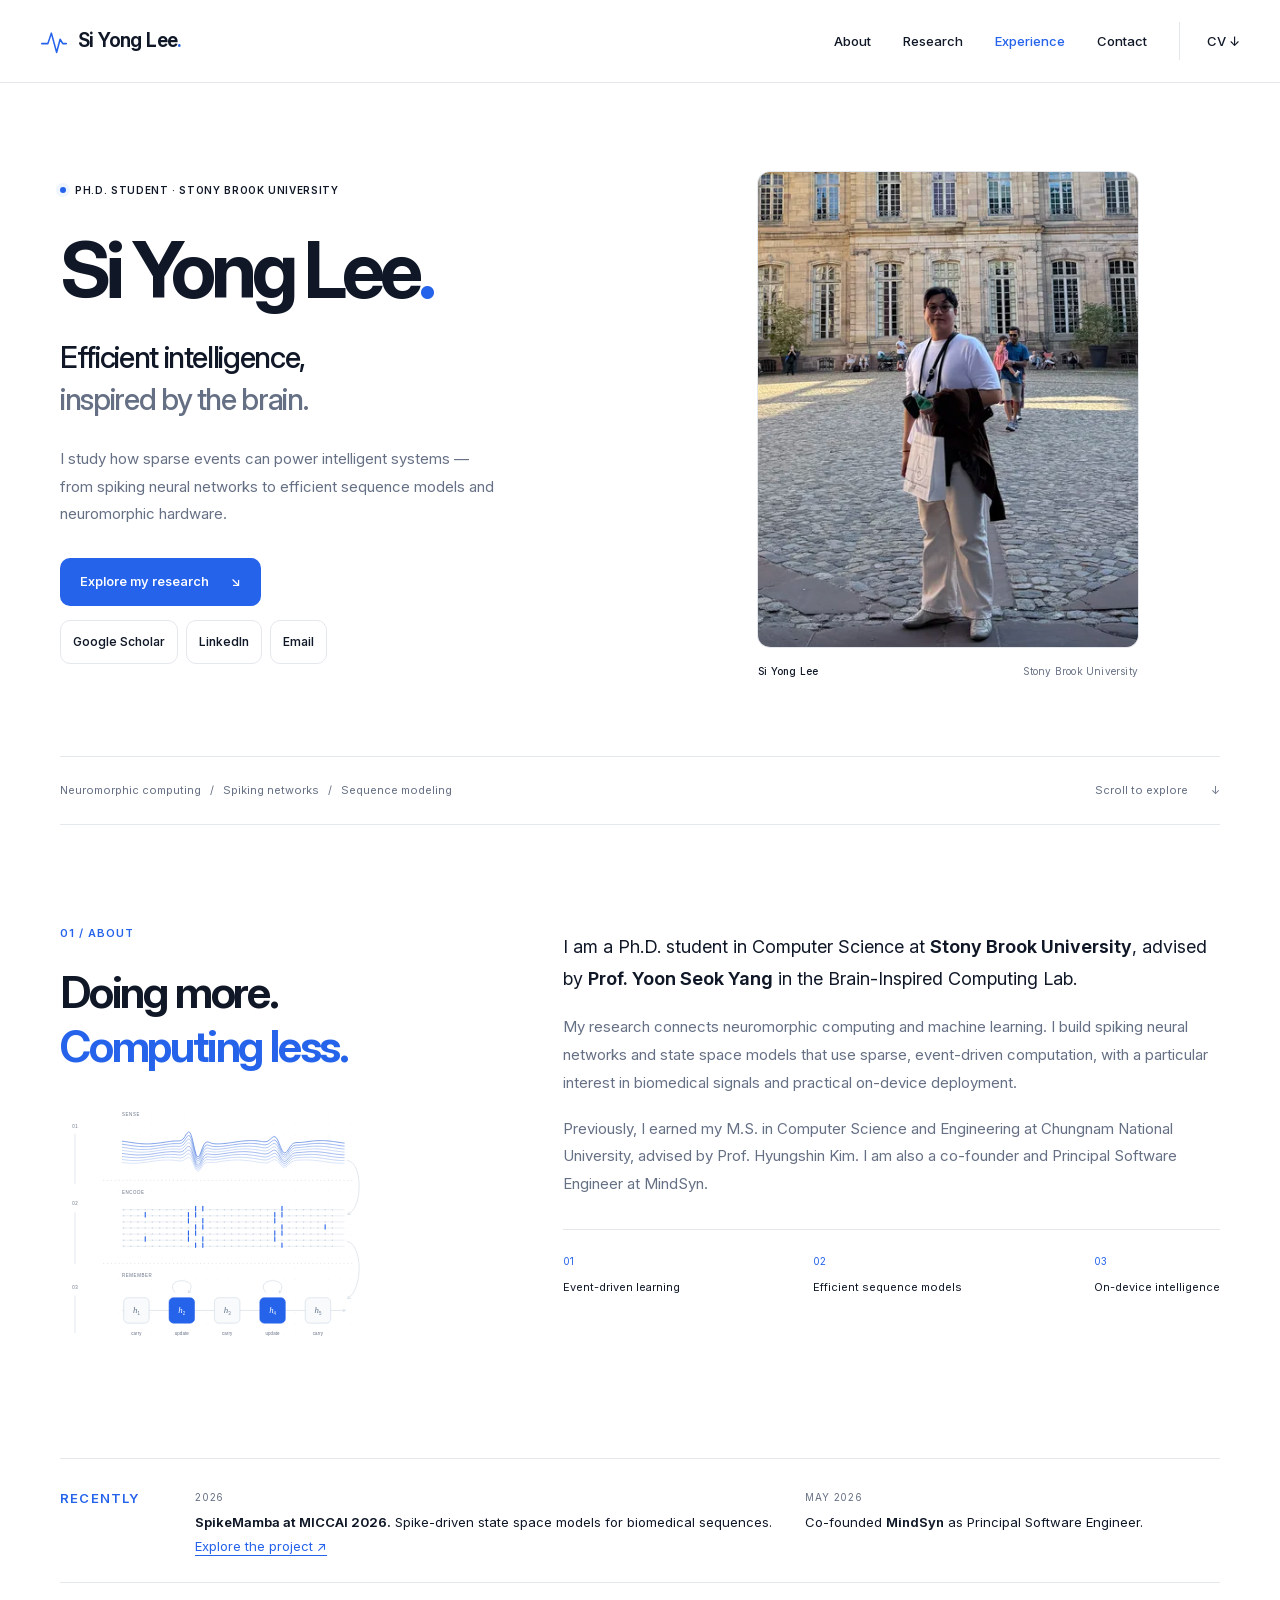
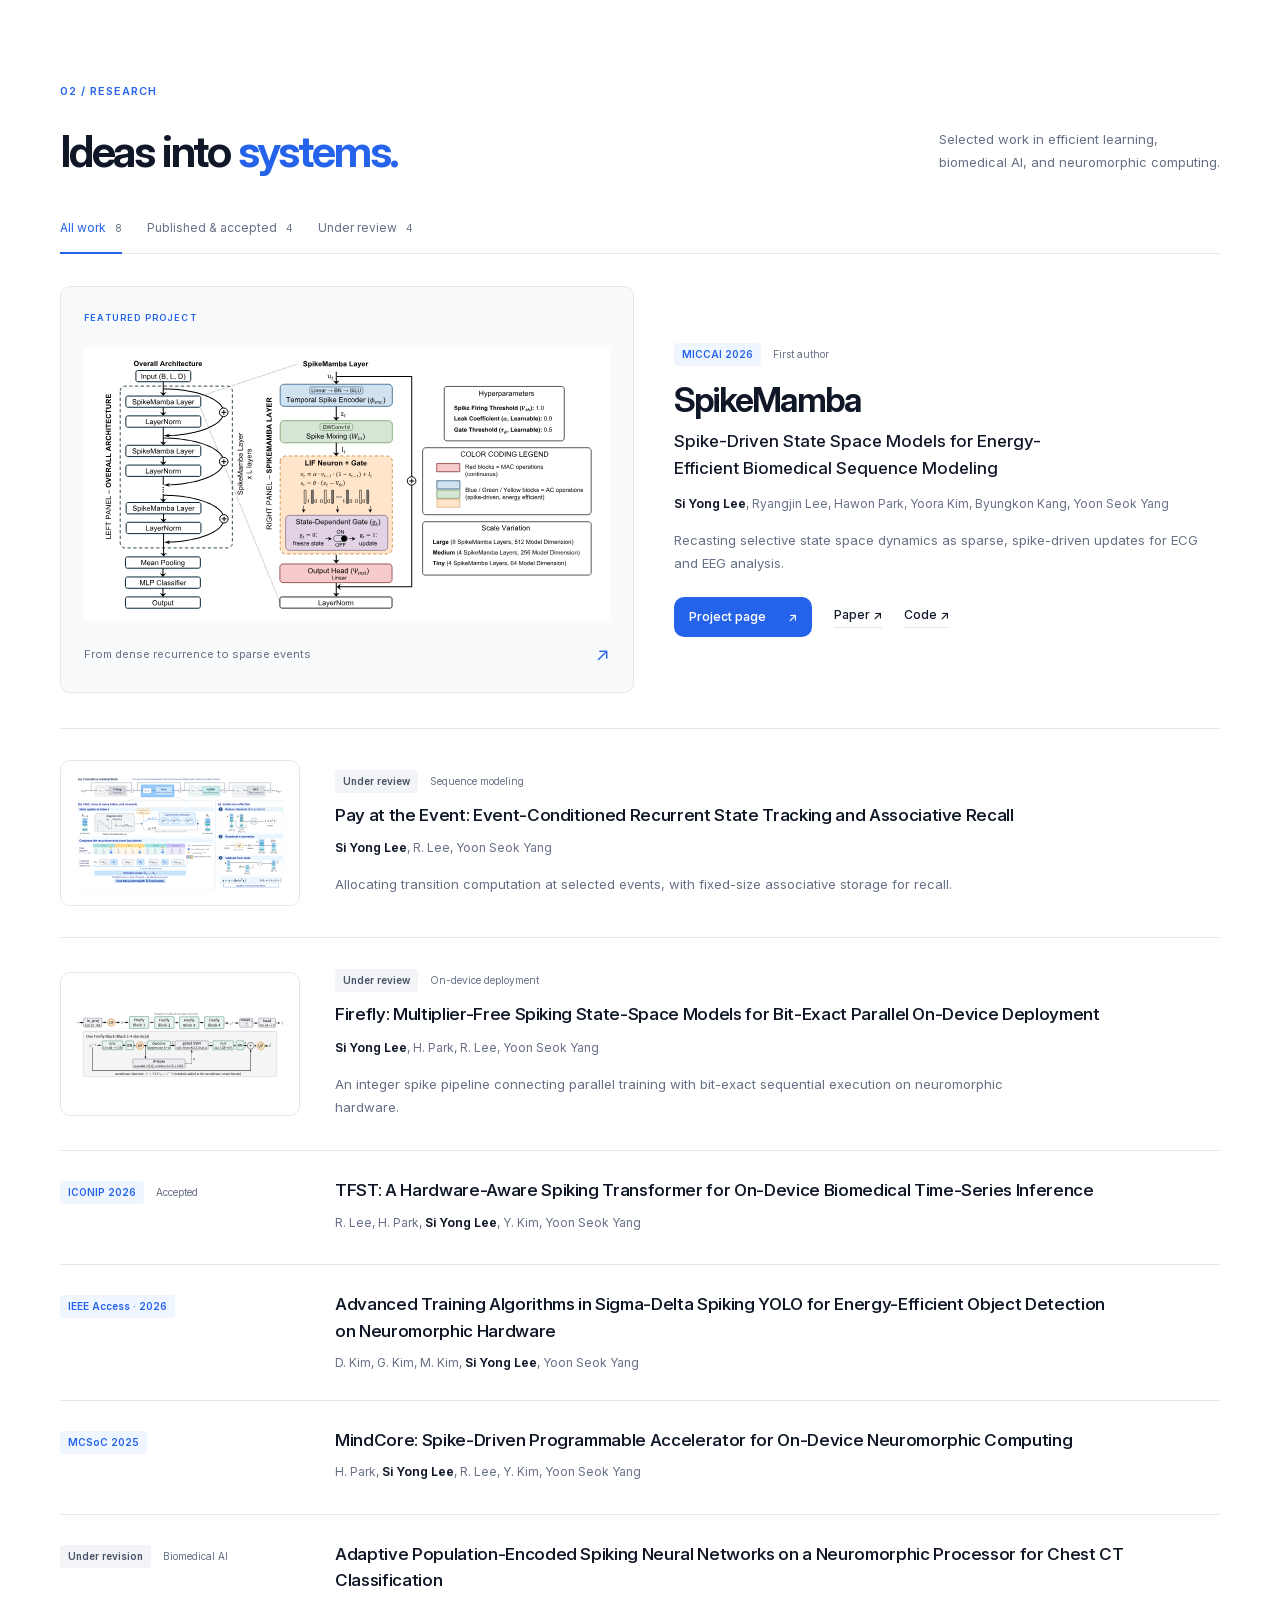
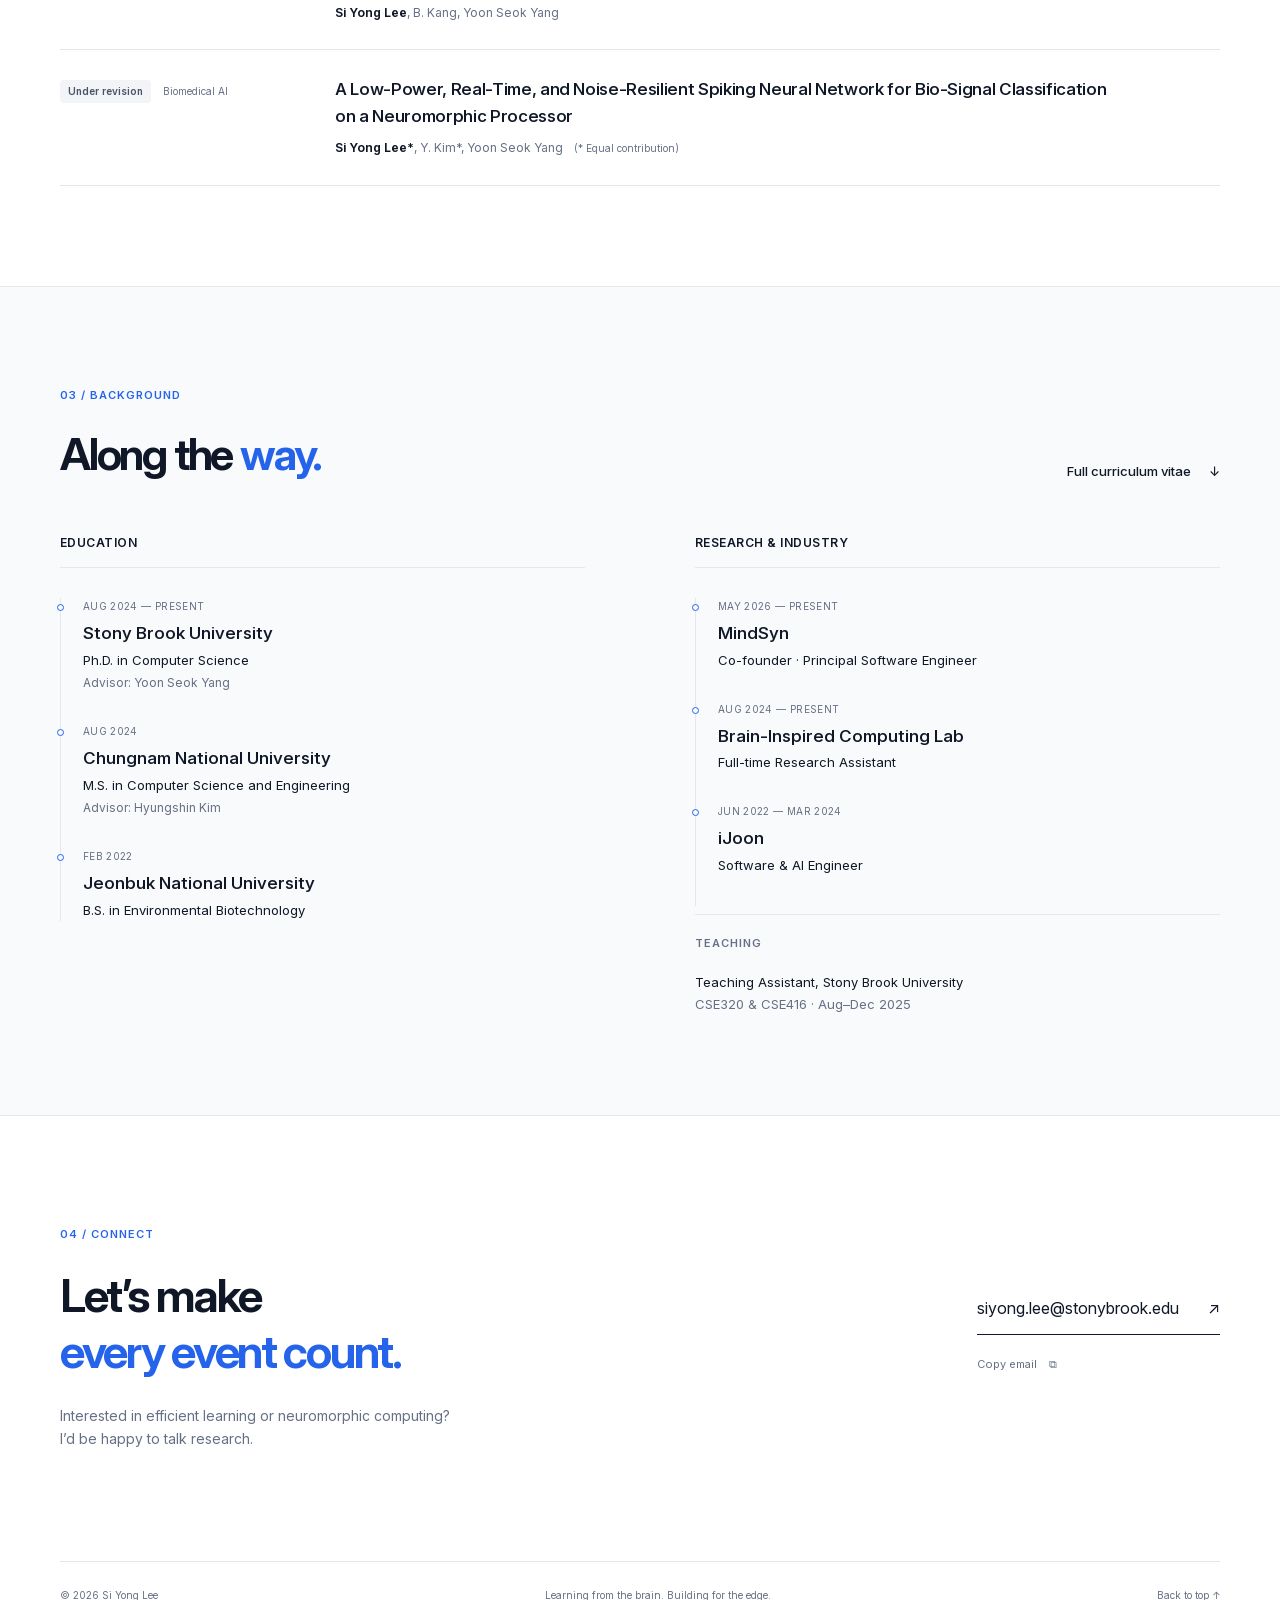
<file: index.html>
<!doctype html>
<html lang="en" data-theme="academic">
<head>
  <meta charset="utf-8">
  <meta name="viewport" content="width=device-width, initial-scale=1">
  <meta name="description" content="Si Yong Lee is a Ph.D. student at Stony Brook University studying neuromorphic computing, spiking neural networks, and efficient sequence models.">
  <meta name="theme-color" content="#ffffff">
  <meta property="og:title" content="Si Yong Lee — Efficient intelligence, inspired by the brain">
  <meta property="og:description" content="Neuromorphic computing, spiking neural networks, and efficient sequence modeling. Research, publications, and the SpikeMamba project.">
  <meta property="og:type" content="website">
  <title>Si Yong Lee · Neuromorphic Computing</title>
  <link rel="icon" type="image/svg+xml" href="assets/favicon.svg">
  <link rel="preload" href="assets/fonts/inter-variable.woff2" as="font" type="font/woff2" crossorigin data-theme-font>
  <link rel="stylesheet" href="assets/styles.css">
  <link rel="stylesheet" href="assets/themes.css">
  <script src="assets/theme.js"></script>
  <script src="assets/site.js" defer></script>
</head>
<body>
  <a class="skip-link" href="#main">Skip to content</a>
  <header class="site-header">
    <div class="nav-wrap">
      <a class="brand" href="./" aria-label="Si Yong Lee, home"><svg viewBox="0 0 32 32" aria-hidden="true"><path d="M2 19h7l4-12 6 22 4-15 3 5h4"/></svg><span>Si Yong Lee<span class="brand-dot">.</span></span></a>
      <button class="menu-toggle" aria-expanded="false" aria-controls="main-nav">Menu <span aria-hidden="true">+</span></button>
      <nav id="main-nav" aria-label="Main navigation"><a href="#about">About</a><a href="#research">Research</a><a href="#experience">Experience</a><a href="#contact">Contact</a><a class="nav-cv" href="assets/documents/Si-Yong-Lee-CV.pdf" download="SiYongLee_AcademicCV.pdf">CV <span aria-hidden="true">↓</span></a></nav>
    </div>
  </header>
  <main id="main">
    <section class="hero container" aria-labelledby="hero-title">
      <div class="hero-copy">
        <p class="eyebrow"><span class="status-dot"></span> Ph.D. student · Stony Brook University</p>
        <h1 id="hero-title">Si Yong Lee<span>.</span></h1>
        <p class="hero-line">Efficient intelligence,<br><em>inspired by the brain.</em></p>
        <p class="hero-description">I study how sparse events can power intelligent systems — from spiking neural networks to efficient sequence models and neuromorphic hardware.</p>
        <div class="actions"><a class="button primary" href="#research">Explore my research <span aria-hidden="true">↘</span></a></div>
        <div class="profile-links" role="group" aria-label="Profiles and email">
          <a class="button secondary" href="https://scholar.google.com/citations?user=OUzcQvAAAAAJ" target="_blank" rel="noopener">Google Scholar</a>
          <a class="button secondary" href="https://www.linkedin.com/in/si-yong-lee-689a241b1/" target="_blank" rel="noopener">LinkedIn</a>
          <a class="button secondary" href="mailto:siyong.lee@stonybrook.edu">Email</a>
        </div>
      </div>
      <figure class="hero-portrait">
        <div class="portrait-frame"><picture><source type="image/webp" srcset="assets/photos/si-yong-lee-900.webp 900w, assets/photos/si-yong-lee-1800.webp 1800w" sizes="(max-width: 760px) 640px, 820px"><img src="assets/photos/si-yong-lee.jpg" width="1800" height="2400" alt="Si Yong Lee standing in a sunlit courtyard." fetchpriority="high" decoding="async"></picture></div>
        <figcaption><span>Si Yong Lee</span><span>Stony Brook University</span></figcaption>
      </figure>
      <div class="hero-foot"><span>Neuromorphic computing &nbsp; / &nbsp; Spiking networks &nbsp; / &nbsp; Sequence modeling</span><a href="#about" aria-label="Scroll to about">Scroll to explore <span aria-hidden="true">↓</span></a></div>
    </section>

    <section class="section container about" id="about" aria-labelledby="about-title">
      <div><p class="eyebrow section-index">01 / About</p><h2 id="about-title">Doing more.<br><em>Computing less.</em></h2><figure class="about-research-art"><img src="assets/themes/art-academic.svg" width="560" height="470" loading="lazy" alt="Conceptual illustration: a continuous signal becomes sparse spikes that selectively update a recurrent state."></figure></div>
      <div class="about-copy"><p class="lead">I am a Ph.D. student in Computer Science at <strong>Stony Brook University</strong>, advised by <strong>Prof. Yoon Seok Yang</strong> in the Brain-Inspired Computing Lab.</p><p>My research connects neuromorphic computing and machine learning. I build spiking neural networks and state space models that use sparse, event-driven computation, with a particular interest in biomedical signals and practical on-device deployment.</p><p>Previously, I earned my M.S. in Computer Science and Engineering at Chungnam National University, advised by Prof. Hyungshin Kim. I am also a co-founder and Principal Software Engineer at MindSyn.</p><div class="research-threads"><span><i>01</i> Event-driven learning</span><span><i>02</i> Efficient sequence models</span><span><i>03</i> On-device intelligence</span></div></div>
    </section>

    <aside class="news-band container" aria-label="Recent updates"><p class="eyebrow">Recently</p><div><span class="news-date">2026</span><p><strong>SpikeMamba at MICCAI 2026.</strong> Spike-driven state space models for biomedical sequences. <a href="projects/spikemamba/">Explore the project <span aria-hidden="true">↗</span></a></p></div><div><span class="news-date">May 2026</span><p>Co-founded <strong>MindSyn</strong> as Principal Software Engineer.</p></div></aside>

    <section class="section container" id="research" aria-labelledby="research-title">
      <div class="section-heading"><div><p class="eyebrow section-index">02 / Research</p><h2 id="research-title">Ideas into <em>systems.</em></h2></div><p class="section-note">Selected work in efficient learning,<br>biomedical AI, and neuromorphic computing.</p></div>
      <div class="filter-bar" role="group" aria-label="Filter publications"><button class="filter-button active" data-filter="all" aria-pressed="true">All work <span>8</span></button><button class="filter-button" data-filter="published" aria-pressed="false">Published &amp; accepted <span>4</span></button><button class="filter-button" data-filter="review" aria-pressed="false">Under review <span>4</span></button><span class="filter-status sr-only" role="status" aria-live="polite"></span></div>

      <article class="publication featured" data-status="published">
        <a class="featured-visual" href="projects/spikemamba/" aria-label="Explore the SpikeMamba project"><span class="figure-label">FEATURED PROJECT</span><img src="assets/figures/spikemamba-architecture.svg" alt="SpikeMamba architecture with a temporal spike encoder, LIF neuron, state-dependent gate, and output head." width="748" height="389" loading="lazy"><span class="figure-footer">From dense recurrence to sparse events <span aria-hidden="true">↗</span></span></a>
        <div class="featured-copy"><div class="publication-meta"><span class="venue">MICCAI 2026</span><span>First author</span></div><h3><a href="projects/spikemamba/">SpikeMamba</a></h3><p class="paper-title">Spike-Driven State Space Models for Energy-Efficient Biomedical Sequence Modeling</p><p class="authors"><strong>Si Yong Lee</strong>, Ryangjin Lee, Hawon Park, Yoora Kim, Byungkon Kang, Yoon Seok Yang</p><p class="paper-summary">Recasting selective state space dynamics as sparse, spike-driven updates for ECG and EEG analysis.</p><div class="paper-links"><a class="button small primary" href="projects/spikemamba/">Project page <span aria-hidden="true">↗</span></a><a href="https://papers.miccai.org/miccai-2026/paper/4698_paper.pdf" target="_blank" rel="noopener">Paper ↗</a><a href="https://github.com/Brain-Inspired-Computing-Lab/SpikeMamba" target="_blank" rel="noopener">Code ↗</a></div></div>
      </article>

      <article class="publication publication-row" data-status="review">
        <button class="paper-thumbnail" data-zoom="assets/figures/event-recurrence.svg" data-caption="Event-conditioned recurrent state tracking: FLINT block architecture." aria-label="Enlarge the event-conditioned recurrence architecture"><img src="assets/figures/event-recurrence.svg" width="1200" height="658" loading="lazy" alt="FLINT architecture showing gated recurrent state tracking."></button><div><div class="publication-meta"><span class="review-badge">Under review</span><span>Sequence modeling</span></div><h3>Pay at the Event: Event-Conditioned Recurrent State Tracking and Associative Recall</h3><p class="authors"><strong>Si Yong Lee</strong>, R. Lee, Yoon Seok Yang</p><p class="paper-summary">Allocating transition computation at selected events, with fixed-size associative storage for recall.</p></div>
      </article>
      <article class="publication publication-row" data-status="review">
        <button class="paper-thumbnail" data-zoom="assets/figures/firefly-architecture.svg" data-caption="Firefly architecture from the manuscript's original vector figure." aria-label="Enlarge the Firefly architecture"><img src="assets/figures/firefly-architecture.svg" width="498" height="163" loading="lazy" alt="Firefly multiplier-free spiking state space model architecture."></button><div><div class="publication-meta"><span class="review-badge">Under review</span><span>On-device deployment</span></div><h3>Firefly: Multiplier-Free Spiking State-Space Models for Bit-Exact Parallel On-Device Deployment</h3><p class="authors"><strong>Si Yong Lee</strong>, H. Park, R. Lee, Yoon Seok Yang</p><p class="paper-summary">An integer spike pipeline connecting parallel training with bit-exact sequential execution on neuromorphic hardware.</p></div>
      </article>
      <article class="publication compact-publication" data-status="published"><div class="publication-meta"><span class="venue">ICONIP 2026</span><span>Accepted</span></div><h3>TFST: A Hardware-Aware Spiking Transformer for On-Device Biomedical Time-Series Inference</h3><p class="authors">R. Lee, H. Park, <strong>Si Yong Lee</strong>, Y. Kim, Yoon Seok Yang</p></article>
      <article class="publication compact-publication" data-status="published"><div class="publication-meta"><span class="venue">IEEE Access · 2026</span></div><h3>Advanced Training Algorithms in Sigma-Delta Spiking YOLO for Energy-Efficient Object Detection on Neuromorphic Hardware</h3><p class="authors">D. Kim, G. Kim, M. Kim, <strong>Si Yong Lee</strong>, Yoon Seok Yang</p></article>
      <article class="publication compact-publication" data-status="published"><div class="publication-meta"><span class="venue">MCSoC 2025</span></div><h3>MindCore: Spike-Driven Programmable Accelerator for On-Device Neuromorphic Computing</h3><p class="authors">H. Park, <strong>Si Yong Lee</strong>, R. Lee, Y. Kim, Yoon Seok Yang</p></article>
      <article class="publication compact-publication" data-status="review"><div class="publication-meta"><span class="review-badge">Under revision</span><span>Biomedical AI</span></div><h3>Adaptive Population-Encoded Spiking Neural Networks on a Neuromorphic Processor for Chest CT Classification</h3><p class="authors"><strong>Si Yong Lee</strong>, B. Kang, Yoon Seok Yang</p></article>
      <article class="publication compact-publication" data-status="review"><div class="publication-meta"><span class="review-badge">Under revision</span><span>Biomedical AI</span></div><h3>A Low-Power, Real-Time, and Noise-Resilient Spiking Neural Network for Bio-Signal Classification on a Neuromorphic Processor</h3><p class="authors"><strong>Si Yong Lee*</strong>, Y. Kim*, Yoon Seok Yang <span class="equal-contribution">(* Equal contribution)</span></p></article>
    </section>

    <section class="experience-section" id="experience" aria-labelledby="experience-title"><div class="container section"><div class="section-heading"><div><p class="eyebrow section-index">03 / Background</p><h2 id="experience-title">Along the <em>way.</em></h2></div><a class="text-link" href="assets/documents/Si-Yong-Lee-CV.pdf" download="SiYongLee_AcademicCV.pdf">Full curriculum vitae <span aria-hidden="true">↓</span></a></div><div class="background-grid"><div><h3 class="column-label">Education</h3><div class="timeline-item"><p class="timeline-date">Aug 2024 — Present</p><h4>Stony Brook University</h4><p>Ph.D. in Computer Science</p><p class="muted">Advisor: Yoon Seok Yang</p></div><div class="timeline-item"><p class="timeline-date">Aug 2024</p><h4>Chungnam National University</h4><p>M.S. in Computer Science and Engineering</p><p class="muted">Advisor: Hyungshin Kim</p></div><div class="timeline-item"><p class="timeline-date">Feb 2022</p><h4>Jeonbuk National University</h4><p>B.S. in Environmental Biotechnology</p></div></div><div><h3 class="column-label">Research &amp; industry</h3><div class="timeline-item"><p class="timeline-date">May 2026 — Present</p><h4>MindSyn</h4><p>Co-founder · Principal Software Engineer</p></div><div class="timeline-item"><p class="timeline-date">Aug 2024 — Present</p><h4>Brain-Inspired Computing Lab</h4><p>Full-time Research Assistant</p></div><div class="timeline-item"><p class="timeline-date">Jun 2022 — Mar 2024</p><h4>iJoon</h4><p>Software &amp; AI Engineer</p></div><div class="teaching-note"><p class="eyebrow">Teaching</p><p>Teaching Assistant, Stony Brook University<br><span class="muted">CSE320 &amp; CSE416 · Aug–Dec 2025</span></p></div></div></div></div></section>

    <section class="contact container section" id="contact" aria-labelledby="contact-title"><div><p class="eyebrow section-index">04 / Connect</p><h2 id="contact-title">Let’s make<br><em>every event count.</em></h2><p>Interested in efficient learning or neuromorphic computing?<br>I’d be happy to talk research.</p></div><div class="contact-address"><a href="mailto:siyong.lee@stonybrook.edu">siyong.lee@stonybrook.edu <span aria-hidden="true">↗</span></a><button class="copy-button" data-copy="siyong.lee@stonybrook.edu">Copy email <span aria-hidden="true">⧉</span></button><span class="copy-feedback" role="status" aria-live="polite"></span></div></section>
  </main>
  <footer class="site-footer container"><span>© 2026 Si Yong Lee</span><span>Learning from the brain. Building for the edge.</span><a href="#main">Back to top ↑</a></footer>
  <dialog class="figure-dialog" aria-labelledby="figure-dialog-title"><div class="dialog-top"><h2 id="figure-dialog-title">Research figure</h2><button class="dialog-close" aria-label="Close enlarged figure">Close ×</button></div><div class="dialog-image-wrap"><img src="assets/figures/spikemamba-architecture.svg" alt=""></div><p class="dialog-caption"></p><a class="text-link dialog-download" download href="assets/figures/spikemamba-architecture.svg">Download SVG ↓</a></dialog>
</body>
</html>
</file>
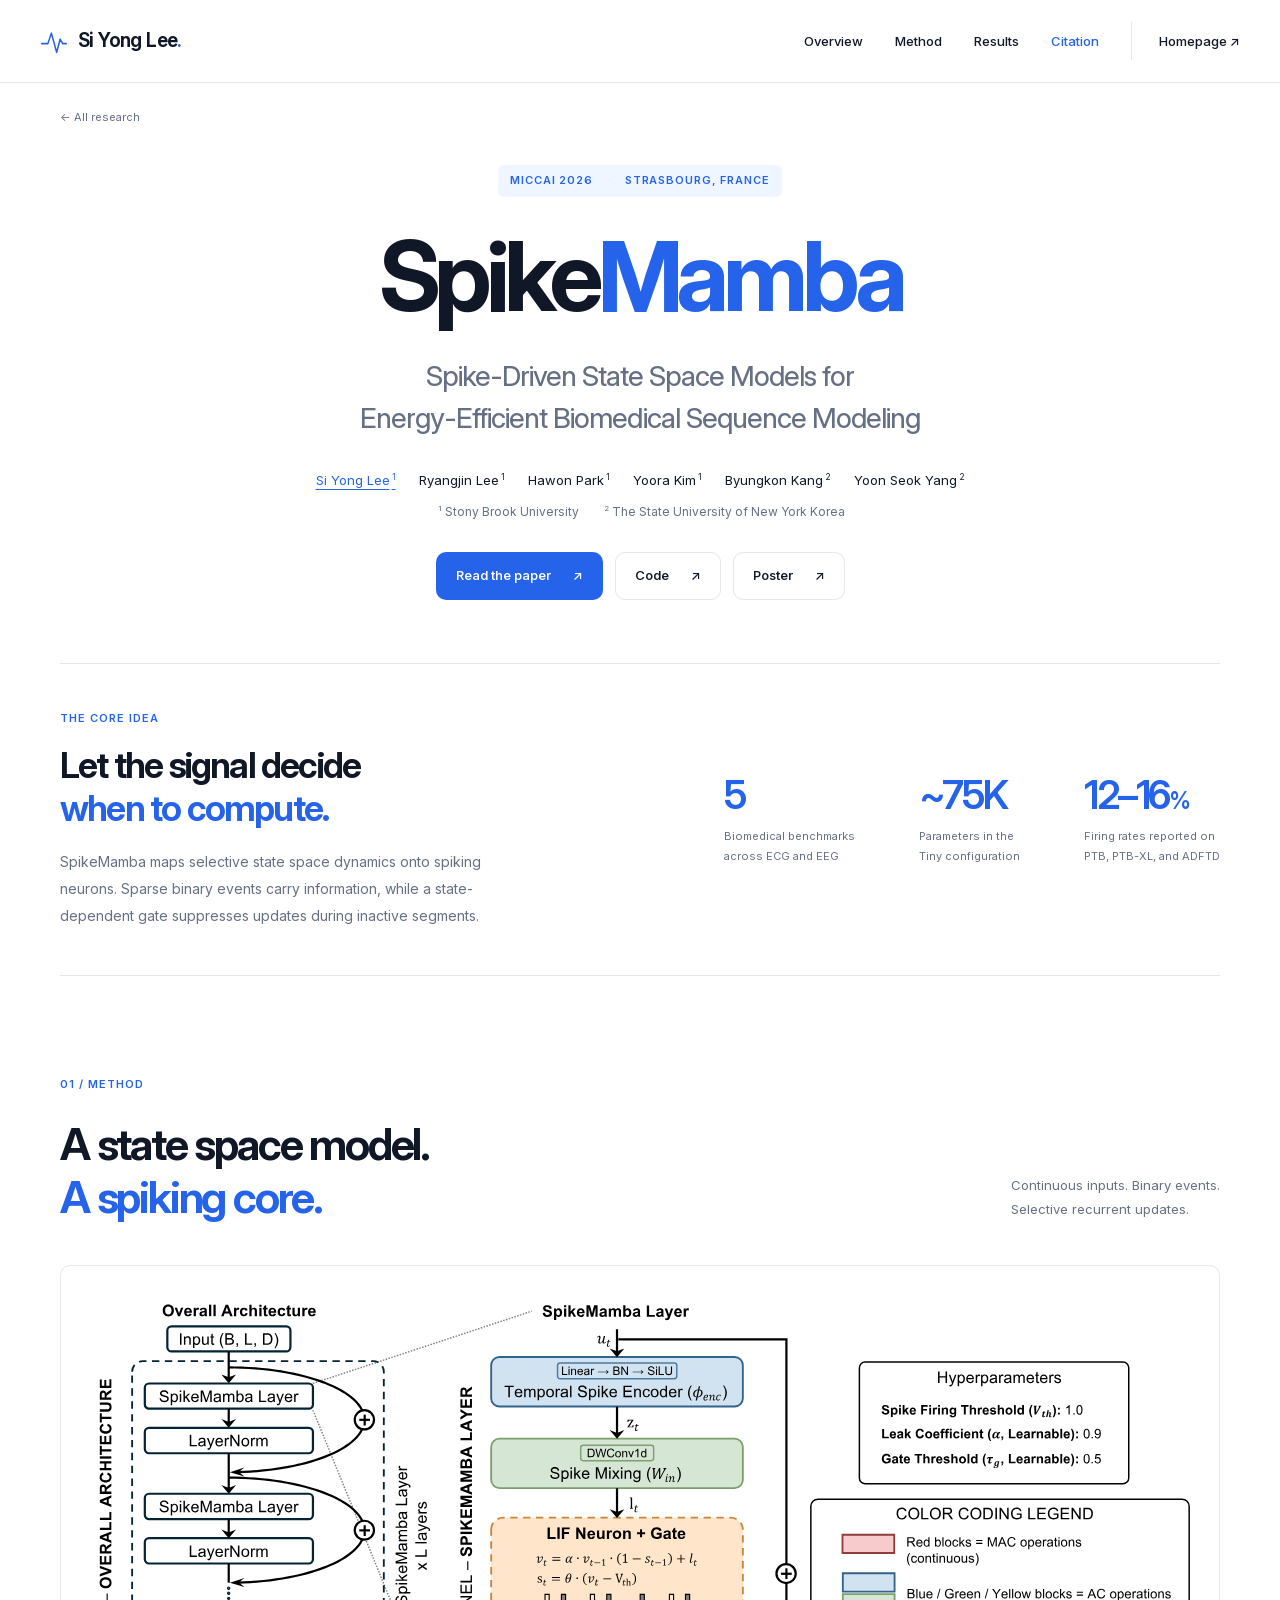
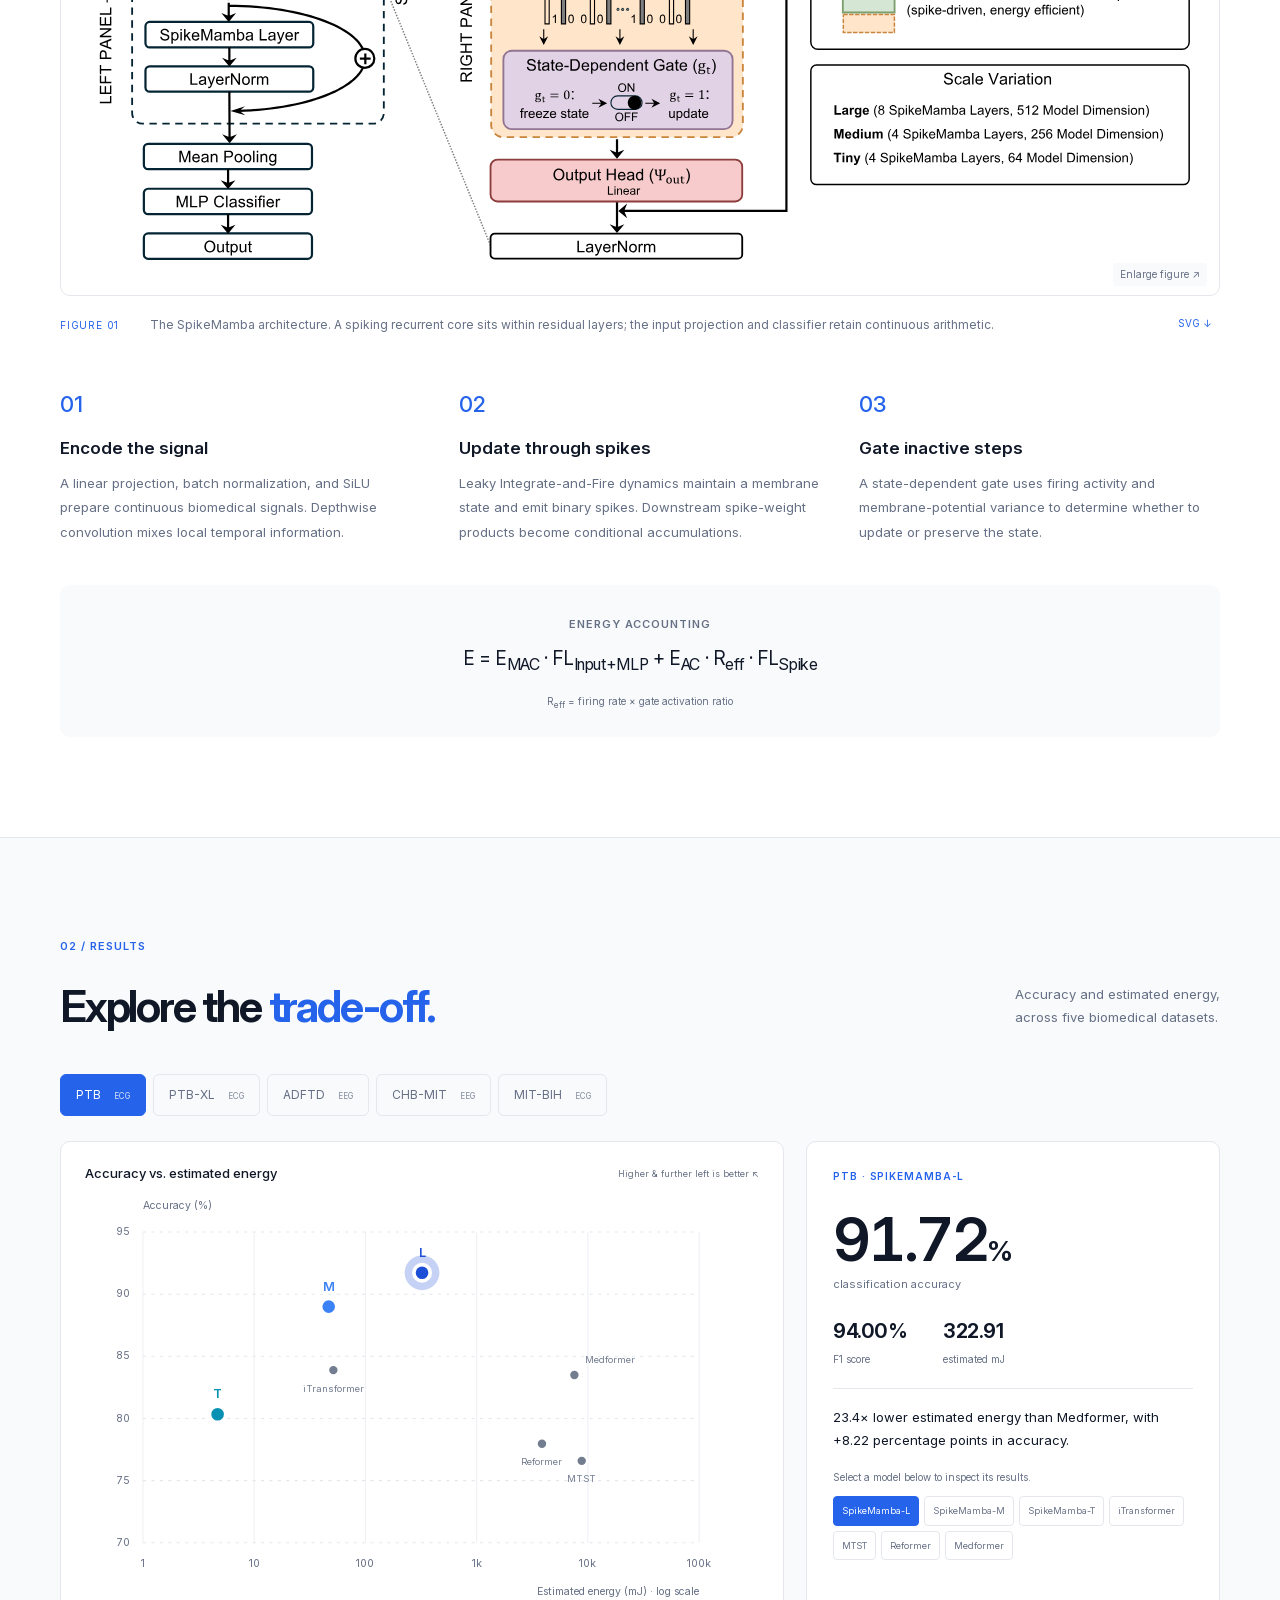
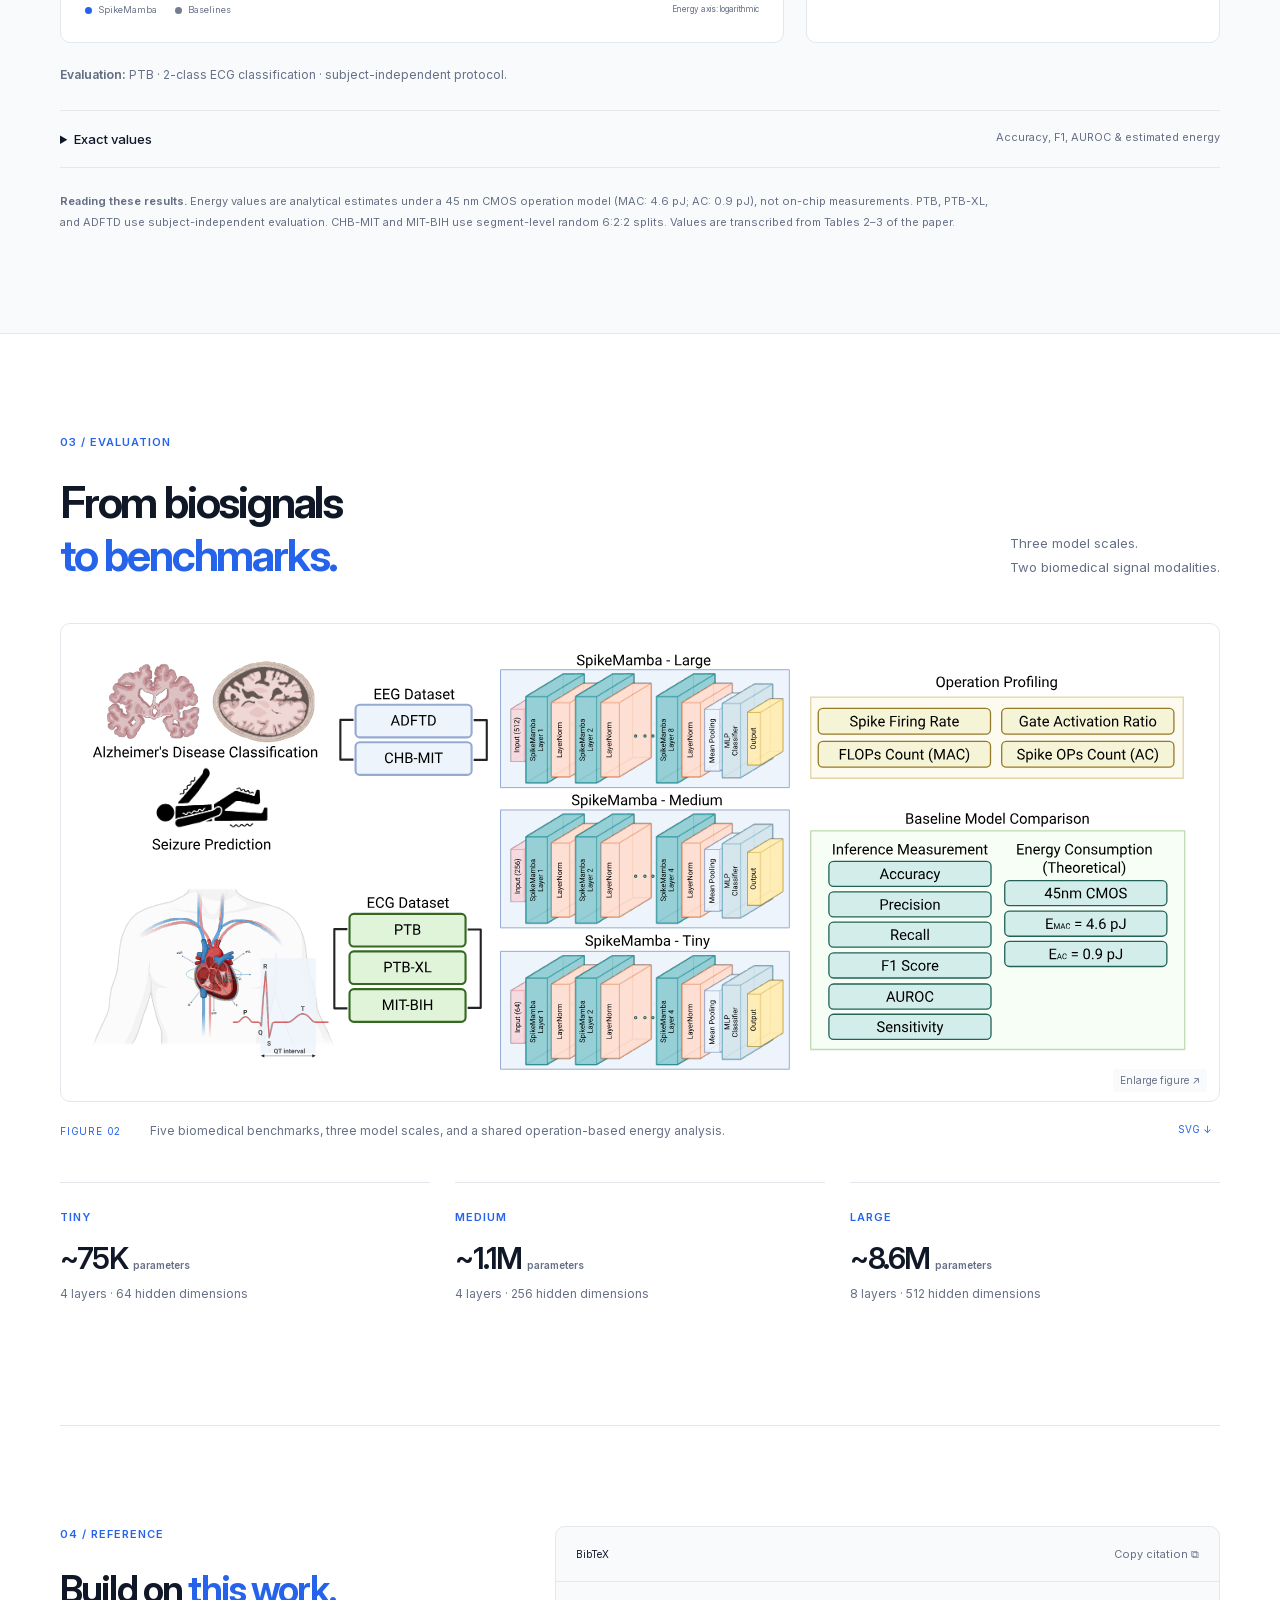
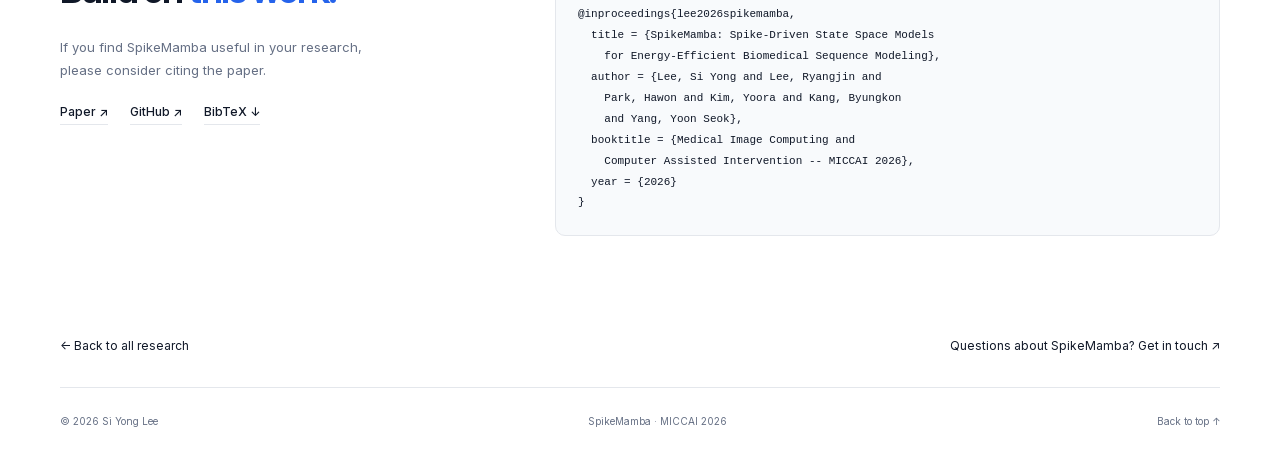
<file: projects/spikemamba/index.html>
<!doctype html>
<html lang="en" data-theme="academic">
<head>
  <meta charset="utf-8"><meta name="viewport" content="width=device-width, initial-scale=1">
  <title>SpikeMamba · MICCAI 2026</title>
  <meta name="description" content="SpikeMamba: Spike-Driven State Space Models for Energy-Efficient Biomedical Sequence Modeling. MICCAI 2026. Paper, code, poster, interactive results, and vector figures.">
  <meta name="theme-color" content="#ffffff"><meta property="og:title" content="SpikeMamba · MICCAI 2026"><meta property="og:description" content="From dense state updates to sparse, spike-driven computation for biomedical sequences."><meta property="og:type" content="website">
  <link rel="icon" type="image/svg+xml" href="../../assets/favicon.svg"><link rel="preload" href="../../assets/fonts/inter-variable.woff2" as="font" type="font/woff2" crossorigin data-theme-font>
  <link rel="stylesheet" href="../../assets/styles.css"><script src="../../assets/site.js" defer></script><script src="../../assets/results.js" defer></script>
  <link rel="stylesheet" href="../../assets/themes.css"><script src="../../assets/theme.js"></script>
</head>
<body class="project-page">
  <a class="skip-link" href="#main">Skip to content</a>
  <header class="site-header"><div class="nav-wrap"><a class="brand" href="../../" aria-label="Back to Si Yong Lee's homepage"><svg viewBox="0 0 32 32" aria-hidden="true"><path d="M2 19h7l4-12 6 22 4-15 3 5h4"/></svg><span>Si Yong Lee<span class="brand-dot">.</span></span></a><button class="menu-toggle" aria-expanded="false" aria-controls="main-nav">Menu <span aria-hidden="true">+</span></button><nav id="main-nav" aria-label="Project navigation"><a href="#overview">Overview</a><a href="#method">Method</a><a href="#results">Results</a><a href="#citation">Citation</a><a class="nav-cv" href="../../">Homepage ↗</a></nav></div></header>
  <main id="main">
    <section class="project-hero container" aria-labelledby="project-title"><a class="back-link" href="../../#research">← All research</a><p class="eyebrow conference-badge">MICCAI 2026 <span>·</span> Strasbourg, France</p><h1 id="project-title">Spike<span>Mamba</span></h1><p class="project-subtitle">Spike-Driven State Space Models for<br class="desktop-break"> Energy-Efficient Biomedical Sequence Modeling</p><p class="project-authors"><a href="../../">Si Yong Lee<sup>1</sup></a><span>Ryangjin Lee<sup>1</sup></span><span>Hawon Park<sup>1</sup></span><span>Yoora Kim<sup>1</sup></span><span>Byungkon Kang<sup>2</sup></span><span>Yoon Seok Yang<sup>2</sup></span></p><p class="affiliations"><span><sup>1</sup> Stony Brook University</span><span><sup>2</sup> The State University of New York Korea</span></p><div class="actions centered"><a class="button primary" href="https://papers.miccai.org/miccai-2026/paper/4698_paper.pdf" target="_blank" rel="noopener">Read the paper <span aria-hidden="true">↗</span></a><a class="button secondary" href="https://github.com/Brain-Inspired-Computing-Lab/SpikeMamba" target="_blank" rel="noopener">Code <span aria-hidden="true">↗</span></a><a class="button secondary" href="../../assets/documents/SpikeMamba-poster.pdf" target="_blank" rel="noopener">Poster <span aria-hidden="true">↗</span></a></div></section>

    <section class="project-intro container" id="overview" aria-labelledby="overview-title"><div class="project-thesis"><p class="eyebrow">The core idea</p><h2 id="overview-title">Let the signal decide<br><em>when to compute.</em></h2><p>SpikeMamba maps selective state space dynamics onto spiking neurons. Sparse binary events carry information, while a state-dependent gate suppresses updates during inactive segments.</p></div><div class="overview-stats"><div><strong>5</strong><span>Biomedical benchmarks<br>across ECG and EEG</span></div><div><strong>~75K</strong><span>Parameters in the<br>Tiny configuration</span></div><div><strong>12–16<span>%</span></strong><span>Firing rates reported on<br>PTB, PTB-XL, and ADFTD</span></div></div></section>

    <section class="section container" id="method" aria-labelledby="method-title"><div class="section-heading"><div><p class="eyebrow section-index">01 / Method</p><h2 id="method-title">A state space model.<br><em>A spiking core.</em></h2></div><p class="section-note">Continuous inputs. Binary events.<br>Selective recurrent updates.</p></div><figure class="paper-figure"><button class="figure-open" data-zoom="../../assets/figures/spikemamba-architecture.svg" data-caption="SpikeMamba architecture. A temporal spike encoder and depthwise convolution feed LIF dynamics and a state-dependent gate. Residual layers lead to a mean-pooled classification head." aria-label="Enlarge the SpikeMamba architecture"><img src="../../assets/figures/spikemamba-architecture.svg" width="748" height="389" alt="Original architecture figure: stacked SpikeMamba layers, temporal spike encoding, LIF dynamics, state-dependent gating, and a linear output head."><span class="zoom-hint">Enlarge figure ↗</span></button><figcaption><span class="figure-number">FIGURE 01</span><span>The SpikeMamba architecture. A spiking recurrent core sits within residual layers; the input projection and classifier retain continuous arithmetic.</span><a href="../../assets/figures/spikemamba-architecture.svg" download>SVG ↓</a></figcaption></figure><div class="method-steps"><article><span class="step-number">01</span><h3>Encode the signal</h3><p>A linear projection, batch normalization, and SiLU prepare continuous biomedical signals. Depthwise convolution mixes local temporal information.</p></article><article><span class="step-number">02</span><h3>Update through spikes</h3><p>Leaky Integrate-and-Fire dynamics maintain a membrane state and emit binary spikes. Downstream spike-weight products become conditional accumulations.</p></article><article><span class="step-number">03</span><h3>Gate inactive steps</h3><p>A state-dependent gate uses firing activity and membrane-potential variance to determine whether to update or preserve the state.</p></article></div><div class="equation-strip"><span class="eyebrow">Energy accounting</span><p>E = E<sub>MAC</sub> · FL<sub>Input+MLP</sub> + E<sub>AC</sub> · R<sub>eff</sub> · FL<sub>Spike</sub></p><span>R<sub>eff</sub> = firing rate × gate activation ratio</span></div></section>

    <section class="results-section" id="results" aria-labelledby="results-title"><div class="container section"><div class="section-heading"><div><p class="eyebrow section-index">02 / Results</p><h2 id="results-title">Explore the <em>trade-off.</em></h2></div><p class="section-note">Accuracy and estimated energy,<br>across five biomedical datasets.</p></div><div class="dataset-controls" role="group" aria-label="Select a benchmark dataset"><button class="active" data-dataset="ptb" aria-pressed="true">PTB <span>ECG</span></button><button data-dataset="ptbxl" aria-pressed="false">PTB-XL <span>ECG</span></button><button data-dataset="adftd" aria-pressed="false">ADFTD <span>EEG</span></button><button data-dataset="chbmit" aria-pressed="false">CHB-MIT <span>EEG</span></button><button data-dataset="mitbih" aria-pressed="false">MIT-BIH <span>ECG</span></button></div><div class="results-layout"><div class="chart-panel"><div class="chart-heading"><h3>Accuracy vs. estimated energy</h3><span>Higher &amp; further left is better ↖</span></div><div id="results-chart" class="results-chart" role="img" aria-label="PTB accuracy versus estimated energy chart. Exact data are available in the results table below."></div><div class="chart-legend"><span><i class="legend-dot spike"></i> SpikeMamba</span><span><i class="legend-dot baseline"></i> Baselines</span><span>Energy axis: logarithmic</span></div></div><aside class="result-insight" aria-live="polite"><p class="eyebrow" id="insight-label">PTB · SpikeMamba-L</p><p class="insight-number" id="insight-accuracy">91.72<span>%</span></p><p class="insight-description">classification accuracy</p><div class="insight-pair"><div><strong id="insight-f1">94.00%</strong><span>F1 score</span></div><div><strong id="insight-energy">322.91</strong><span>estimated mJ</span></div></div><p class="insight-comparison" id="insight-comparison">23.4× lower estimated energy than Medformer, with +8.22 percentage points in accuracy.</p><p class="insight-hint">Select a model below to inspect its results.</p><div class="model-selector" id="model-selector" role="group" aria-label="Select a model"></div></aside></div><p class="protocol-note" id="protocol-note"><strong>Evaluation:</strong> PTB · 2-class ECG classification · subject-independent protocol.</p><details class="results-details" open><summary>Exact values <span>Accuracy, F1, AUROC &amp; estimated energy</span></summary><div class="table-scroll" tabindex="0" role="region" aria-label="Scrollable benchmark results"><table id="results-table"><caption id="results-caption">PTB results · Paper, Table 2</caption><thead><tr><th scope="col">Model</th><th scope="col">Accuracy (%)</th><th scope="col">F1 (%)</th><th scope="col">AUROC (%)</th><th scope="col">Energy (mJ)</th></tr></thead><tbody><tr><th scope="row">iTransformer</th><td>83.89</td><td>79.06</td><td>91.18</td><td>51.51</td></tr><tr><th scope="row">MTST</th><td>76.59</td><td>67.38</td><td>86.86</td><td>8803.84</td></tr><tr><th scope="row">Reformer</th><td>77.96</td><td>69.65</td><td>91.13</td><td>3866.06</td></tr><tr><th scope="row">Medformer</th><td>83.50</td><td>79.18</td><td>92.81</td><td>7564.93</td></tr><tr class="spike-row"><th scope="row">SpikeMamba-L</th><td>91.72</td><td>94.00</td><td>94.92</td><td>322.91</td></tr><tr class="spike-row"><th scope="row">SpikeMamba-M</th><td>89.00</td><td>92.27</td><td>92.73</td><td>46.78</td></tr><tr class="spike-row"><th scope="row">SpikeMamba-T</th><td>80.34</td><td>86.72</td><td>84.35</td><td>4.69</td></tr></tbody></table></div></details><p class="energy-note"><strong>Reading these results.</strong> Energy values are analytical estimates under a 45 nm CMOS operation model (MAC: 4.6 pJ; AC: 0.9 pJ), not on-chip measurements. PTB, PTB-XL, and ADFTD use subject-independent evaluation. CHB-MIT and MIT-BIH use segment-level random 6:2:2 splits. Values are transcribed from Tables 2–3 of the paper.</p><noscript><p>Enable JavaScript to switch datasets and explore the chart. The PTB table is available above; the paper contains results for all five benchmarks.</p></noscript></div></section>

    <section class="section container" aria-labelledby="evaluation-title"><div class="section-heading"><div><p class="eyebrow section-index">03 / Evaluation</p><h2 id="evaluation-title">From biosignals<br><em>to benchmarks.</em></h2></div><p class="section-note">Three model scales.<br>Two biomedical signal modalities.</p></div><figure class="paper-figure"><button class="figure-open" data-zoom="../../assets/figures/spikemamba-pipeline.svg" data-caption="Experimental pipeline: five ECG and EEG benchmarks, three model scales, operation profiling, and theoretical energy analysis at 45 nm CMOS." aria-label="Enlarge the experimental pipeline"><img src="../../assets/figures/spikemamba-pipeline.svg" width="1500" height="574" alt="Experimental pipeline linking ADFTD and CHB-MIT EEG and PTB, PTB-XL, MIT-BIH ECG to three model sizes and evaluation metrics." loading="lazy"><span class="zoom-hint">Enlarge figure ↗</span></button><figcaption><span class="figure-number">FIGURE 02</span><span>Five biomedical benchmarks, three model scales, and a shared operation-based energy analysis.</span><a href="../../assets/figures/spikemamba-pipeline.svg" download>SVG ↓</a></figcaption></figure><div class="scale-grid"><div><span class="eyebrow">Tiny</span><h3>~75K <span>parameters</span></h3><p>4 layers · 64 hidden dimensions</p></div><div><span class="eyebrow">Medium</span><h3>~1.1M <span>parameters</span></h3><p>4 layers · 256 hidden dimensions</p></div><div><span class="eyebrow">Large</span><h3>~8.6M <span>parameters</span></h3><p>8 layers · 512 hidden dimensions</p></div></div></section>

    <section class="citation-section container section" id="citation" aria-labelledby="citation-title"><div><p class="eyebrow section-index">04 / Reference</p><h2 id="citation-title">Build on <em>this work.</em></h2><p>If you find SpikeMamba useful in your research,<br>please consider citing the paper.</p><div class="paper-links"><a href="https://papers.miccai.org/miccai-2026/paper/4698_paper.pdf" target="_blank" rel="noopener">Paper ↗</a><a href="https://github.com/Brain-Inspired-Computing-Lab/SpikeMamba" target="_blank" rel="noopener">GitHub ↗</a><a href="../../assets/documents/SpikeMamba.bib" download>BibTeX ↓</a></div></div><div class="citation-box"><div class="citation-toolbar"><span>BibTeX</span><button class="copy-button" data-copy-target="bibtex">Copy citation ⧉</button><span class="copy-feedback" role="status" aria-live="polite"></span></div><pre><code id="bibtex">@inproceedings{lee2026spikemamba,
  title = {SpikeMamba: Spike-Driven State Space Models
    for Energy-Efficient Biomedical Sequence Modeling},
  author = {Lee, Si Yong and Lee, Ryangjin and
    Park, Hawon and Kim, Yoora and Kang, Byungkon
    and Yang, Yoon Seok},
  booktitle = {Medical Image Computing and
    Computer Assisted Intervention -- MICCAI 2026},
  year = {2026}
}</code></pre></div></section>
    <div class="project-bottom container"><a href="../../#research">← Back to all research</a><a href="mailto:siyong.lee@stonybrook.edu">Questions about SpikeMamba? Get in touch ↗</a></div>
  </main>
  <footer class="site-footer container"><span>© 2026 Si Yong Lee</span><span>SpikeMamba · MICCAI 2026</span><a href="#main">Back to top ↑</a></footer>
  <dialog class="figure-dialog" aria-labelledby="figure-dialog-title"><div class="dialog-top"><h2 id="figure-dialog-title">Research figure</h2><button class="dialog-close" aria-label="Close enlarged figure">Close ×</button></div><div class="dialog-image-wrap"><img src="../../assets/figures/spikemamba-architecture.svg" alt=""></div><p class="dialog-caption"></p><a class="text-link dialog-download" download href="../../assets/figures/spikemamba-architecture.svg">Download SVG ↓</a></dialog>
</body>
</html>
</file>
<file: assets/styles.css>
@font-face{font-family:Editorial;src:url('fonts/editorial-regular.woff2') format('woff2');font-style:normal;font-weight:400;font-display:swap}
@font-face{font-family:Editorial;src:url('fonts/editorial-italic.woff2') format('woff2');font-style:italic;font-weight:400;font-display:swap}
:root{--bg:#f8f7f3;--paper:#fff;--ink:#24342e;--muted:#647069;--green:#315b4e;--green-light:#e8eee7;--rust:#a55137;--line:#dcded5;--serif:Editorial,Palatino,'Palatino Linotype',Georgia,serif;--sans:Inter,-apple-system,BlinkMacSystemFont,'Segoe UI',Arial,sans-serif}
*{box-sizing:border-box}html{scroll-behavior:smooth;scroll-padding-top:104px}body{margin:0;background:var(--bg);color:var(--ink);font-family:var(--sans);font-size:15px;line-height:1.7;-webkit-font-smoothing:antialiased}button,input{font:inherit}button,a{-webkit-tap-highlight-color:transparent}button{cursor:pointer}a{color:inherit;text-decoration:none}button{color:inherit}img,svg{display:block;max-width:100%}img{height:auto}p,h1,h2,h3,h4,figure{margin:0}p+p{margin-top:18px}h1,h2,h3,h4{line-height:1.2}strong{font-weight:600}em{font-style:italic;color:var(--green)}::selection{background:#d9e3d4}a:focus-visible,button:focus-visible,summary:focus-visible,[tabindex]:focus-visible{outline:3px solid var(--rust);outline-offset:5px;border-radius:3px}a:hover{color:var(--rust)}[hidden]{display:none!important}.container{width:min(1160px,calc(100% - 96px));margin-inline:auto}.section{padding-block:100px}.eyebrow{font-size:11px;font-weight:600;text-transform:uppercase;letter-spacing:.14em;line-height:1.6}.section-index{color:var(--rust);margin-bottom:24px}h2{font-family:var(--serif);font-size:clamp(36px,4vw,53px);letter-spacing:-1.7px;font-weight:400}h2 em{white-space:nowrap}.muted{color:var(--muted)}.sr-only{position:absolute;width:1px;height:1px;padding:0;margin:-1px;overflow:hidden;clip:rect(0,0,0,0);white-space:nowrap;border:0}.skip-link{position:fixed;z-index:100;top:8px;left:16px;transform:translateY(-160%);padding:10px 20px;background:var(--green);color:white}.skip-link:focus{transform:translateY(0);color:white}
.site-header{position:sticky;top:0;z-index:30;background:rgba(248,247,243,.96);border-bottom:1px solid var(--line);backdrop-filter:blur(14px)}.nav-wrap{width:min(1280px,calc(100% - 80px));height:82px;margin:auto;display:flex;justify-content:space-between;align-items:center}.brand{display:flex;align-items:center;gap:10px;font-size:18px;font-weight:600;letter-spacing:-.5px}.brand svg{width:31px;height:31px;fill:none;stroke:var(--green);stroke-width:1.8;stroke-linecap:round;stroke-linejoin:round}.brand-dot{color:var(--rust)}nav{display:flex;align-items:center;gap:32px;font-size:12px;font-weight:500}nav a{padding:8px 0}.nav-cv{border-left:1px solid var(--line);padding-left:27px}nav a.current{color:var(--rust)}.menu-toggle{display:none;background:none;border:0;font-size:13px;gap:18px;align-items:center}.menu-toggle span{font-size:22px}.hero{display:grid;grid-template-columns:1.05fr 1fr;column-gap:45px;padding-top:83px;align-items:center}.hero-copy>.eyebrow{font-size:10px;letter-spacing:.1em;display:flex;align-items:center;gap:9px}.status-dot{display:inline-block;width:6px;height:6px;border-radius:50%;background:var(--green);box-shadow:0 0 0 4px #e5ebe2}.hero h1{font-family:var(--serif);font-size:clamp(64px,6.9vw,92px);font-weight:400;letter-spacing:-4px;margin:25px 0 16px}.hero h1>span{color:var(--rust)}.hero-line{font-family:var(--serif);font-size:36px;line-height:1.25;letter-spacing:-.9px}.hero-description{font-size:14px;line-height:1.85;color:var(--muted);max-width:440px;margin-top:25px}.actions{display:flex;align-items:center;gap:25px;margin-top:30px;flex-wrap:wrap}.button{display:inline-flex;align-items:center;justify-content:center;gap:28px;padding:13px 20px;border:1px solid transparent;border-radius:4px;font-size:12px;font-weight:500;line-height:1.5;transition:background .15s,color .15s,transform .15s}.button:hover{transform:translateY(-2px)}.button.primary{background:var(--green);color:#fff}.button.primary:hover{background:#234639}.button.secondary{border-color:var(--line);background:transparent}.button.secondary:hover{background:#eeeee7;color:var(--ink)}.button.small{padding:10px 14px;gap:20px;font-size:11px}.text-link{display:inline-flex;align-items:center;gap:18px;font-size:12px;font-weight:500}.text-link:hover{color:var(--rust)}.hero-art{padding-top:12px}.hero-art img{width:100%}.hero-art figcaption{display:flex;justify-content:space-between;color:var(--muted);font-size:8px;letter-spacing:.1em;border-top:1px solid var(--line);padding-top:17px;margin-top:8px}.hero-foot{grid-column:1/-1;margin-top:76px;padding:24px 0;border-top:1px solid var(--line);border-bottom:1px solid var(--line);display:flex;justify-content:space-between;color:var(--muted);font-size:10px;letter-spacing:.02em}.hero-foot a{display:flex;gap:23px}.about{display:grid;grid-template-columns:.85fr 1.35fr;gap:90px}.about-copy{padding-top:6px;color:var(--muted);font-size:14px}.about-copy .lead{font-size:18px;line-height:1.75;color:var(--ink)}.research-threads{display:flex;justify-content:space-between;gap:16px;margin-top:31px;padding-top:22px;border-top:1px solid var(--line);color:var(--ink);font-size:10px}.research-threads i{color:var(--rust);font-size:9px;font-style:normal;display:block;margin-bottom:7px}.news-band{display:grid;grid-template-columns:105px 1.4fr 1fr;gap:30px;border-top:1px solid var(--line);border-bottom:1px solid var(--line);padding-block:24px;align-items:start}.news-band>.eyebrow{margin-top:4px;color:var(--rust)}.news-date{font-size:9px;color:var(--muted);text-transform:uppercase;letter-spacing:.08em}.news-band p{font-size:12px;line-height:1.8;margin-top:3px}.news-band a{color:var(--green);white-space:nowrap;text-decoration:underline;text-underline-offset:4px}.section-heading{display:flex;justify-content:space-between;align-items:flex-end;gap:30px;margin-bottom:40px}.section-note{font-size:12px;color:var(--muted);padding-bottom:4px;line-height:1.8}.filter-bar{display:flex;gap:25px;border-bottom:1px solid var(--line);margin-bottom:32px}.filter-button{border:0;background:none;padding:0 0 14px;position:relative;color:var(--muted);font-size:11px}.filter-button.active{color:var(--green)}.filter-button.active:after{content:'';height:2px;background:var(--green);position:absolute;bottom:-1px;left:0;right:0}.filter-button span{font-size:9px;margin-left:6px;color:var(--muted)}.featured{display:grid;grid-template-columns:1.05fr 1fr;gap:40px;align-items:center;margin-bottom:35px}.featured-visual{display:block;background:#eeefe8;padding:23px;border-radius:5px}.figure-label{font-size:8px;letter-spacing:.13em;color:var(--green);display:block;margin-bottom:22px;font-weight:600}.featured-visual img{background:white;padding:9px;aspect-ratio:1.92;object-fit:contain;border-radius:3px}.figure-footer{display:flex;align-items:center;justify-content:space-between;margin-top:18px;font-size:10px;color:var(--muted)}.figure-footer>span{font-size:18px;color:var(--green)}.publication-meta{display:flex;align-items:center;flex-wrap:wrap;gap:12px;font-size:9px;margin-bottom:14px;color:var(--muted)}.venue,.review-badge{padding:4px 8px;font-size:9px;letter-spacing:.04em;line-height:1.3;font-weight:600;border-radius:3px}.venue{color:var(--green);background:#e7ece2}.review-badge{color:#86583c;background:#f0e9df}.featured-copy h3{font-family:var(--serif);font-weight:400;font-size:39px;letter-spacing:-1.1px;margin-bottom:8px}.paper-title{font-size:16px;line-height:1.45;max-width:430px}.authors{font-size:11px;color:var(--muted);line-height:1.8;margin-top:12px}.authors strong{color:var(--ink)}.paper-summary{font-size:12px;color:var(--muted);line-height:1.8;margin-top:13px;max-width:670px}.paper-links{display:flex;flex-wrap:wrap;align-items:center;gap:22px;margin-top:21px;font-size:11px;font-weight:500}.paper-links>a:not(.button){border-bottom:1px solid #cbd0c5;padding-bottom:2px}.publication-row{display:grid;grid-template-columns:240px 1fr;gap:35px;align-items:center;padding:31px 0;border-top:1px solid var(--line)}.paper-thumbnail{background:white;border:1px solid #e7e7df;border-radius:4px;padding:15px;min-height:144px;display:grid;align-items:center;width:100%;transition:border-color .2s}.paper-thumbnail:hover{border-color:var(--green)}.paper-thumbnail img{width:100%;max-height:155px;object-fit:contain}.publication-row h3,.compact-publication h3{font-size:16px;font-weight:500;line-height:1.5;max-width:790px}.publication-row .publication-meta{margin-bottom:9px}.publication-row .authors{margin-top:9px}.compact-publication{border-top:1px solid var(--line);padding:26px 0 25px 275px;position:relative;min-height:114px}.compact-publication .publication-meta{position:absolute;left:0;top:30px;max-width:220px}.compact-publication .authors{margin-top:8px}.publication:last-child{border-bottom:1px solid var(--line)}.equal-contribution{font-size:10px;padding-left:8px}.experience-section{background:#eeefe8;border-block:1px solid var(--line)}.background-grid{display:grid;grid-template-columns:1fr 1fr;gap:110px;margin-top:54px}.column-label{font-size:11px;letter-spacing:.1em;text-transform:uppercase;font-weight:600;border-bottom:1px solid #d1d7ca;padding-bottom:17px;margin-bottom:30px}.timeline-item{border-left:1px solid #c9d2c2;padding:0 0 30px 22px;position:relative;font-size:12px}.timeline-item:before{content:'';width:5px;height:5px;border:1px solid var(--green);background:#eeefe8;border-radius:50%;position:absolute;left:-4px;top:6px}.timeline-item:last-child{padding-bottom:0}.timeline-date{font-size:9px;text-transform:uppercase;color:var(--muted);letter-spacing:.06em;margin-bottom:8px}.timeline-item h4{font-size:15px;font-weight:500;margin-bottom:5px}.timeline-item p+p{margin-top:2px}.timeline-item .muted{font-size:11px}.teaching-note{border-top:1px solid #d1d7ca;padding-top:20px;margin-top:8px;font-size:12px}.teaching-note .eyebrow{font-size:9px;color:var(--muted);margin-bottom:10px}.contact{display:flex;align-items:center;justify-content:space-between;gap:30px;padding-block:110px}.contact h2{font-size:55px}.contact p:not(.eyebrow){font-size:12px;color:var(--muted);margin-top:24px}.contact-address>a{display:block;font-size:17px;border-bottom:1px solid var(--ink);padding:0 0 12px}.contact-address>a span{padding-left:25px}.copy-button{padding:8px 0;border:0;background:none;font-size:10px;color:var(--muted);display:inline-flex;gap:12px;align-items:center}.contact-address .copy-button{margin-top:12px}.copy-button:hover{color:var(--green)}.copy-feedback{font-size:10px;color:var(--green);margin-left:10px}.site-footer{display:flex;justify-content:space-between;gap:20px;padding:25px 0 30px;border-top:1px solid var(--line);font-size:9px;color:var(--muted)}
.hero-portrait{width:min(100%,380px);justify-self:center;padding-top:6px}
.portrait-frame{aspect-ratio:4/5;overflow:hidden;border-radius:5px;background:#e8ece5;box-shadow:0 0 0 1px #24342e12}
.portrait-frame picture{display:block;width:100%;height:100%}
.portrait-frame img{display:block;width:100%;height:100%;object-fit:cover;object-position:50% 75%;transform:scale(2.15);transform-origin:50% 80%}
.hero-portrait figcaption{display:flex;justify-content:space-between;gap:16px;margin-top:16px;color:var(--muted);font-size:9px;letter-spacing:.02em}
.hero-portrait figcaption>span:first-child{color:var(--ink);font-weight:500}
.about-research-art{max-width:310px;margin-top:24px}
@media(max-width:1050px) and (min-width:761px){.hero-portrait{max-width:320px}.about-research-art{max-width:265px}}
@media(max-width:760px){.hero-portrait{width:min(100%,300px);padding-top:0;margin-top:8px;margin-bottom:6px}.hero-portrait figcaption{font-size:8px;margin-top:13px}.about-research-art{max-width:280px;margin:20px auto 0}}
@media print{.hero-portrait{max-width:250px}.about-research-art{max-width:220px}}
/* Project */
.project-hero{position:relative;text-align:center;padding-top:82px;padding-bottom:63px}.back-link{position:absolute;top:25px;left:0;font-size:10px;color:var(--muted)}.conference-badge{display:inline-flex;align-items:center;gap:14px;color:var(--rust);font-size:10px}.conference-badge span{color:#bfc5ba}.project-hero h1{font-family:var(--serif);font-weight:400;font-size:110px;letter-spacing:-5px;line-height:1.1;margin:22px 0 15px}.project-hero h1>span{color:var(--green)}.project-subtitle{font-family:var(--serif);font-size:31px;line-height:1.35;letter-spacing:-.6px;color:#3b4740}.project-authors{display:flex;justify-content:center;flex-wrap:wrap;gap:10px 23px;margin-top:30px;font-size:12px}.project-authors>a{text-decoration:underline;text-underline-offset:4px;color:var(--green)}sup{font-size:.65em;margin-left:2px}.affiliations{display:flex;justify-content:center;flex-wrap:wrap;gap:8px 23px;font-size:11px;color:var(--muted);margin-top:11px}.actions.centered{justify-content:center;gap:12px;margin-top:30px}.project-intro{border-block:1px solid var(--line);display:grid;grid-template-columns:1fr .85fr;gap:80px;padding:46px 0;align-items:center}.project-thesis .eyebrow{color:var(--rust);margin-bottom:16px}.project-thesis h2{font-size:39px;letter-spacing:-1px}.project-thesis>p:last-child{font-size:12px;line-height:1.9;color:var(--muted);margin-top:18px;max-width:470px}.overview-stats{display:flex;gap:35px;justify-content:space-between}.overview-stats>div{display:flex;flex-direction:column;gap:10px}.overview-stats strong{font-family:var(--serif);font-size:45px;font-weight:400;line-height:1.1;letter-spacing:-2px;color:var(--green)}.overview-stats strong>span{font-size:23px;letter-spacing:0}.overview-stats div>span{font-size:10px;color:var(--muted);line-height:1.8}.paper-figure{margin-top:30px}.figure-open{display:block;position:relative;border:1px solid var(--line);border-radius:5px;background:white;padding:28px;width:100%}.figure-open img{width:100%}.figure-open:hover{border-color:var(--green)}.zoom-hint{position:absolute;right:12px;bottom:9px;color:var(--muted);font-size:9px;padding:3px 7px;border-radius:3px;background:#f8f7f3e8}.paper-figure figcaption{display:grid;grid-template-columns:75px 1fr 42px;gap:15px;margin-top:18px;font-size:11px;color:var(--muted);line-height:1.8}.figure-number{font-size:9px;letter-spacing:.08em;color:var(--rust);padding-top:2px}.paper-figure figcaption a{font-size:9px;color:var(--green);white-space:nowrap}.method-steps{display:grid;grid-template-columns:repeat(3,1fr);gap:38px;margin-top:50px}.step-number{display:block;color:var(--rust);font-family:var(--serif);font-size:24px;margin-bottom:15px}.method-steps h3{font-size:16px;font-weight:500;margin-bottom:12px}.method-steps p{font-size:12px;color:var(--muted);line-height:1.9}.equation-strip{padding:25px 28px;background:#eeefe8;border-radius:4px;margin-top:40px;text-align:center}.equation-strip .eyebrow{font-size:9px;color:var(--muted)}.equation-strip p{font-family:var(--serif);font-size:22px;margin:8px 0}.equation-strip>span:last-child{font-size:10px;color:var(--muted)}.results-section{background:#eff1eb;border-block:1px solid var(--line)}.dataset-controls{display:flex;gap:7px;margin:0 0 25px;flex-wrap:wrap}.dataset-controls button{border:1px solid #d1d8cb;border-radius:4px;background:transparent;padding:10px 15px;font-size:11px;color:var(--muted)}.dataset-controls button span{font-size:8px;margin-left:10px;opacity:.8}.dataset-controls button.active{color:white;background:var(--green);border-color:var(--green)}.results-layout{display:grid;grid-template-columns:1.75fr 1fr;gap:22px}.chart-panel{background:var(--bg);padding:24px;border:1px solid #d9dfd1;border-radius:5px;min-width:0;display:none}.js-enabled .chart-panel{display:block}.chart-heading{display:flex;justify-content:space-between;gap:16px;align-items:center}.chart-heading h3{font-size:12px;font-weight:500}.chart-heading>span{font-size:8px;color:var(--muted)}.results-chart{aspect-ratio:640/390;margin-top:10px;position:relative}.results-chart svg{width:100%;height:100%;overflow:visible}.chart-legend{display:flex;align-items:center;gap:18px;font-size:9px;color:var(--muted);flex-wrap:wrap}.chart-legend>span{display:flex;align-items:center;gap:6px}.chart-legend>span:last-child{margin-left:auto;font-size:8px}.legend-dot{width:7px;height:7px;border-radius:50%;display:inline-block}.legend-dot.spike{background:var(--green)}.legend-dot.baseline{background:var(--rust)}.result-insight{border:1px solid #d1d8cb;padding:26px;border-radius:5px}.result-insight .eyebrow{font-size:9px;color:var(--green)}.insight-number{font-family:var(--serif);font-size:66px;letter-spacing:-3px;margin-top:22px!important;line-height:1.1;font-variant-numeric:tabular-nums}.insight-number span{font-size:28px;letter-spacing:-1px}.insight-description{font-size:10px;color:var(--muted);margin-top:3px!important}.insight-pair{display:flex;gap:36px;padding:20px 0;border-bottom:1px solid #d1d8cb;margin-bottom:17px}.insight-pair>div{display:flex;flex-direction:column;gap:3px}.insight-pair strong{font-size:19px;letter-spacing:-.5px;font-weight:500}.insight-pair span{font-size:9px;color:var(--muted)}.insight-comparison{font-size:12px;line-height:1.8}.insight-hint{font-size:9px;color:var(--muted);margin-top:17px}.model-selector{display:flex;flex-wrap:wrap;gap:5px;margin-top:10px}.model-selector button{padding:5px 7px;border:1px solid #c4cebd;border-radius:3px;font-size:8px;background:none;color:#465248}.model-selector button.active{background:var(--green);border-color:var(--green);color:#fff}.protocol-note{font-size:11px;color:var(--muted);margin-top:22px}.results-details{border-block:1px solid #cfd7c7;margin-top:25px}.results-details summary{padding:17px 0;cursor:pointer;font-size:12px;font-weight:500}.results-details summary>span{float:right;font-size:10px;font-weight:400;color:var(--muted)}.table-scroll{overflow-x:auto;padding-bottom:12px}table{border-collapse:collapse;width:100%;font-size:11px;white-space:nowrap}table caption{text-align:left;font-size:10px;color:var(--muted);padding:5px 0 15px}th,td{text-align:right;padding:10px 14px;border-bottom:1px solid #dce1d5;font-variant-numeric:tabular-nums}th:first-child{text-align:left}thead th{font-size:9px;letter-spacing:.02em;color:var(--muted);font-weight:500}tbody th{font-weight:500}.spike-row{background:#e3eadd}.selected-row{background:#d7e2ce}.energy-note{font-size:10px;color:var(--muted);line-height:1.9;margin-top:23px;max-width:930px}.scale-grid{display:grid;grid-template-columns:repeat(3,1fr);margin-top:40px;gap:25px}.scale-grid>div{padding:20px 0;border-top:1px solid var(--line)}.scale-grid .eyebrow{font-size:9px;color:var(--rust)}.scale-grid h3{font-family:var(--serif);font-size:31px;font-weight:400;letter-spacing:-.6px;margin:12px 0 8px}.scale-grid h3 span{font-family:var(--sans);font-size:10px;letter-spacing:0;color:var(--muted)}.scale-grid p{font-size:11px;color:var(--muted)}.citation-section{border-top:1px solid var(--line);display:grid;grid-template-columns:.85fr 1.3fr;gap:60px;align-items:start}.citation-section h2{font-size:43px}.citation-section p:not(.eyebrow){font-size:12px;color:var(--muted);margin-top:24px}.citation-box{background:#eceee6;border:1px solid #dce0d2;border-radius:5px;min-width:0}.citation-toolbar{display:flex;align-items:center;justify-content:space-between;gap:12px;padding:10px 20px;border-bottom:1px solid #d5dacb;font-size:10px}.citation-toolbar .copy-feedback{margin-left:0}.citation-toolbar .copy-feedback:empty{display:none}pre{padding:22px;margin:0;overflow:auto;font-size:11px;line-height:1.9;color:#425144;font-family:ui-monospace,'SFMono-Regular',Consolas,monospace}.project-bottom{display:flex;justify-content:space-between;gap:25px;padding-bottom:30px;font-size:11px}.figure-dialog{width:min(1400px,95vw);max-height:94dvh;border:1px solid var(--line);border-radius:6px;padding:24px;background:var(--bg);color:var(--ink)}.figure-dialog::backdrop{background:#18251ee0;backdrop-filter:blur(5px)}body.dialog-open{overflow:hidden}.dialog-top{display:flex;justify-content:space-between;align-items:center;gap:15px;margin-bottom:22px}.dialog-top h2{font-family:var(--sans);font-size:14px;letter-spacing:0;font-weight:500}.dialog-close{border:1px solid var(--line);border-radius:4px;background:none;padding:6px 11px;font-size:11px}.dialog-image-wrap{background:white;padding:15px;overflow:auto;border:1px solid var(--line);max-height:70dvh}.dialog-image-wrap img{width:100%;min-width:640px;max-width:none}.dialog-caption{font-size:12px;color:var(--muted);margin-top:20px}.dialog-download{margin-top:13px;font-size:11px}
@media(min-width:1500px){.hero{padding-top:100px}.hero-foot{margin-top:90px}}
@media(max-width:1050px){.container{width:calc(100% - 64px)}.nav-wrap{width:calc(100% - 64px)}.hero{gap:25px;padding-top:65px}.hero h1{font-size:73px}.hero-line{font-size:30px}.hero-copy>.eyebrow{font-size:8px}.hero-description{font-size:13px}.hero-art figcaption{font-size:7px}.hero-foot{margin-top:55px}.about{gap:50px;grid-template-columns:.8fr 1.2fr}.about-copy .lead{font-size:16px}.research-threads{font-size:9px}.featured{gap:28px}.featured-visual{padding:18px}.featured-copy h3{font-size:35px}.paper-title{font-size:14px}.paper-links{gap:15px}.publication-row{grid-template-columns:200px 1fr;gap:25px}.compact-publication{padding-left:225px}.compact-publication .publication-meta{max-width:190px}.background-grid{gap:65px}.project-intro{gap:45px;grid-template-columns:1fr 1fr}.overview-stats{gap:16px}.overview-stats strong{font-size:38px}.project-hero h1{font-size:96px}.results-layout{grid-template-columns:1.6fr 1fr;gap:16px}.chart-panel,.result-insight{padding:18px}.chart-heading>span{display:none}.chart-legend{gap:12px}.chart-legend>span:last-child{margin-left:0}.insight-pair{gap:20px}.insight-number{font-size:57px}.citation-section{gap:35px}.citation-section h2{font-size:36px}}
@media(max-width:760px){html{scroll-padding-top:83px}.container{width:calc(100% - 40px)}.nav-wrap{width:calc(100% - 40px);height:66px}.brand{font-size:16px}.brand svg{width:27px;height:27px}.menu-toggle{display:flex}nav{position:absolute;top:66px;left:0;width:100%;background:var(--bg);padding:20px;display:none;flex-direction:column;align-items:stretch;gap:6px;border-bottom:1px solid var(--line)}nav.is-open{display:flex}nav a{padding:10px 4px}.nav-cv{border-left:0;border-top:1px solid var(--line);margin-top:4px}.hero{grid-template-columns:1fr;padding-top:45px;gap:35px}.hero-copy>.eyebrow{font-size:8px}.hero h1{font-size:76px;letter-spacing:-3.5px;margin-top:25px}.hero-line{font-size:32px}.hero-description{max-width:480px;font-size:13px}.actions{gap:23px;margin-top:25px}.hero-art{max-width:480px;width:100%;margin-inline:auto;padding-top:0}.hero-art img{max-height:360px;width:100%;object-fit:contain}.hero-art figcaption{font-size:7px}.hero-foot{margin-top:4px;padding:18px 0;font-size:8px;gap:15px}.hero-foot>span{max-width:235px;line-height:1.9}.hero-foot a{gap:14px;align-items:center;white-space:nowrap;font-size:8px}.section{padding-block:65px}h2{font-size:39px;letter-spacing:-1.2px}.section-index{margin-bottom:18px;font-size:9px}.about{grid-template-columns:1fr;gap:28px}.about h2 br{display:none}.about h2 em:before{content:' '}.about-copy{font-size:13px}.about-copy .lead{font-size:17px}.research-threads{font-size:9px;gap:10px}.news-band{grid-template-columns:1fr;gap:15px;padding-block:22px}.news-band>div{display:grid;grid-template-columns:64px 1fr;gap:15px}.news-date{font-size:8px;margin-top:5px}.news-band p{font-size:11px}.section-heading{display:block;margin-bottom:30px}.section-note{font-size:11px;margin-top:18px}.section-note br{display:none}.filter-bar{gap:20px}.filter-button{font-size:10px}.filter-button span{font-size:8px;margin-left:3px}.featured{grid-template-columns:1fr;gap:25px;margin-bottom:30px}.featured-visual{padding:20px}.featured-visual img{padding:8px}.featured-copy{padding:0 2px}.featured-copy h3{font-size:36px}.paper-title{font-size:16px;max-width:100%}.featured .authors{font-size:11px}.featured .paper-summary{font-size:12px}.paper-links{gap:23px}.publication-row{grid-template-columns:125px 1fr;gap:20px;align-items:start;padding-block:25px}.paper-thumbnail{padding:8px;min-height:100px;margin-top:4px}.publication-row h3,.compact-publication h3{font-size:14px}.publication-row .publication-meta{gap:8px}.publication-row .publication-meta>span:last-child:not(.review-badge){display:none}.publication-row .paper-summary{grid-column:1/-1;font-size:11px}.publication-row .authors{font-size:10px}.compact-publication{padding:24px 0;min-height:auto}.compact-publication .publication-meta{position:static;max-width:none;margin-bottom:10px}.background-grid{grid-template-columns:1fr;gap:40px;margin-top:35px}.experience-section .section-heading>.text-link{margin-top:23px}.column-label{font-size:10px}.timeline-item h4{font-size:16px}.contact{display:block}.contact h2{font-size:45px}.contact-address{margin-top:35px}.contact-address>a{font-size:15px;display:inline-block}.contact-address .copy-button{display:flex}.contact-address .copy-feedback{margin-left:0}.site-footer{font-size:8px;flex-wrap:wrap;gap:12px;padding:22px 0}.site-footer>span:nth-child(2){order:3;flex-basis:100%}.project-hero{padding-top:76px;padding-bottom:40px}.back-link{top:21px;font-size:9px}.conference-badge{font-size:9px;gap:10px}.project-hero h1{font-size:clamp(58px,12.4vw,90px);letter-spacing:-3px;margin:20px 0 16px}.project-subtitle{font-size:25px;line-height:1.3}.desktop-break{display:none}.project-authors{font-size:11px;gap:8px 17px;margin-top:25px}.affiliations{font-size:9px;gap:5px 15px;margin-top:14px}.actions.centered{gap:8px}.actions.centered .button{font-size:11px;padding:12px 15px;gap:13px}.project-intro{grid-template-columns:1fr;padding-block:32px;gap:30px}.project-thesis h2{font-size:35px}.overview-stats{justify-content:space-between;border-top:1px solid var(--line);padding-top:28px;gap:20px}.overview-stats strong{font-size:39px}.overview-stats div>span{font-size:9px}.figure-open{padding:10px 10px 25px}.zoom-hint{font-size:8px;bottom:3px;right:5px}.paper-figure figcaption{grid-template-columns:1fr 40px;font-size:10px;gap:6px 10px;margin-top:13px}.figure-number{grid-column:1/-1;font-size:8px}.method-steps{grid-template-columns:1fr;gap:25px;margin-top:32px}.method-steps article{padding-left:45px;position:relative}.step-number{position:absolute;left:0;top:0;font-size:24px}.method-steps h3{font-size:16px;margin-bottom:8px}.method-steps p{font-size:12px}.equation-strip{padding:20px 12px;margin-top:30px}.equation-strip p{font-size:16px}.equation-strip>span:last-child{font-size:9px}.dataset-controls{gap:6px;display:grid;grid-template-columns:repeat(3,1fr)}.dataset-controls button{padding:10px 9px;font-size:10px}.dataset-controls button span{margin-left:6px;font-size:7px}.results-layout{grid-template-columns:1fr}.chart-panel{padding:18px 10px}.chart-heading{padding:0 6px}.chart-heading h3{font-size:11px}.chart-legend{font-size:8px;padding:0 6px;gap:12px}.chart-legend>span:last-child{font-size:7px;margin-left:auto}.result-insight{padding:22px}.insight-number{font-size:64px;margin-top:14px!important}.insight-pair{padding:18px 0;gap:45px}.insight-comparison{font-size:12px}.model-selector button{font-size:9px;padding:7px 9px}.protocol-note{font-size:10px}.results-details summary{font-size:11px}.results-details summary>span{font-size:8px;float:none;display:block;padding-left:15px;margin-top:3px}th,td{padding:10px;font-size:10px}.energy-note{font-size:10px}.scale-grid{gap:15px;margin-top:28px}.scale-grid h3{font-size:27px}.scale-grid h3 span{display:block;font-size:9px;margin-top:6px}.scale-grid p{font-size:10px;line-height:1.8}.citation-section{grid-template-columns:1fr;gap:28px}.citation-section h2{font-size:37px}.citation-section p:not(.eyebrow){margin-top:20px}pre{font-size:9px;padding:17px}.citation-toolbar{padding:7px 17px}.project-bottom{font-size:10px;flex-direction:column;gap:17px;padding-bottom:26px}.figure-dialog{padding:15px}.dialog-top h2{font-size:12px}.dialog-image-wrap{padding:10px}.dialog-caption{font-size:11px}}
@media(max-width:380px){.hero h1{font-size:66px}.hero-line{font-size:29px}.hero-copy>.eyebrow{letter-spacing:.04em}.filter-bar{gap:14px}.filter-button{font-size:9px}.publication-row{grid-template-columns:1fr}.paper-thumbnail{max-width:230px}.hero-foot>span{max-width:180px}.contact-address>a{font-size:13px}.contact-address>a span{padding-left:10px}.project-subtitle{font-size:22px}.overview-stats strong{font-size:34px}.overview-stats div>span{font-size:8px}.chart-legend>span:last-child{flex-basis:100%;margin-left:0}.scale-grid{gap:10px}.scale-grid h3{font-size:24px}}
@media(max-width:760px){.hero h1{font-size:clamp(48px,15.5vw,76px);white-space:nowrap}html:not(.js-enabled) .nav-wrap{height:auto;min-height:66px;flex-wrap:wrap;padding-block:14px}html:not(.js-enabled) nav{position:static;display:flex;flex-direction:row;flex-wrap:wrap;padding:12px 0 0;border:0;gap:12px 20px}html:not(.js-enabled) .nav-cv{border:0;margin:0}html:not(.js-enabled) .menu-toggle{display:none}}
html:not(.js-enabled) .filter-bar,html:not(.js-enabled) .dataset-controls,html:not(.js-enabled) .copy-button,html:not(.js-enabled) .insight-hint{display:none}
@media(prefers-reduced-motion:reduce){html{scroll-behavior:auto}*,*::before,*::after{transition:none!important;animation:none!important}}
@media print{.site-header,.filter-bar,.copy-button,.paper-links,.actions,.skip-link,.project-bottom,.back-link{display:none!important}body{background:white;font-size:11pt}.container{width:100%}.section{padding-block:24pt}.hero{padding-top:0}.hero-foot{margin-top:20px}.publication{break-inside:avoid}.featured-visual,.paper-thumbnail{break-inside:avoid}.site-footer{margin-top:20pt}.hero-art{max-width:300px}.paper-figure{break-inside:avoid}.citation-section{display:block}.citation-box{margin-top:20pt}.results-layout{display:block}.result-insight{margin-top:20pt}.chart-panel{break-inside:avoid}.experience-section,.results-section{background:white}.contact{padding-block:25pt}.figure-dialog{display:none}}
</file>
<file: assets/themes.css>
/* Three complete visual directions over the same content and layout. */
@font-face {
  font-family: Inter; src: url('fonts/inter-variable.woff2') format('woff2');
  font-style: normal; font-weight: 100 900; font-display: swap;
}
@font-face {
  font-family: 'Space Grotesk'; src: url('fonts/space-grotesk-variable.woff2') format('woff2');
  font-style: normal; font-weight: 300 700; font-display: swap;
}
@font-face {
  font-family: Manrope; src: url('fonts/manrope-variable.woff2') format('woff2');
  font-style: normal; font-weight: 200 800; font-display: swap;
}

:root[data-theme='academic'] {
  --bg: #ffffff; --paper: #ffffff; --ink: #101828; --muted: #667085;
  --green: #2563eb; --green-light: #eff6ff; --rust: #2563eb; --line: #e4e7ec;
  --sans: Inter, -apple-system, BlinkMacSystemFont, 'Segoe UI', sans-serif;
  --display: var(--sans); --surface: #f8fafc; --tint: #eff6ff;
  --button-hover: #1d4ed8; --border-hover: #93b4f5; --round: 10px;
  --title-weight: 650; --display-weight: 700; --review-bg: #f2f4f7; --review-ink: #475467;
  --chart-spike-l: #1d4ed8; --chart-spike-m: #3b82f6; --chart-spike-t: #0891b2;
  --chart-baseline: #737d90; --chart-axis: #667085; --chart-grid: #e4e7ec;
  --chart-background: #ffffff;
}
:root[data-theme='mono'] {
  --bg: #ffffff; --paper: #ffffff; --ink: #171717; --muted: #6b6b6b;
  --green: #171717; --green-light: #f3f3f3; --rust: #171717; --line: #dedede;
  --sans: Inter, -apple-system, BlinkMacSystemFont, 'Segoe UI', sans-serif;
  --display: 'Space Grotesk', var(--sans); --surface: #f7f7f7; --tint: #eeeeee;
  --button-hover: #3d3d3d; --border-hover: #8a8a8a; --round: 2px;
  --title-weight: 600; --display-weight: 600; --review-bg: #f3f3f3; --review-ink: #5a5a5a;
  --chart-spike-l: #161616; --chart-spike-m: #555555; --chart-spike-t: #888888;
  --chart-baseline: #777777; --chart-axis: #6b6b6b; --chart-grid: #dedede;
  --chart-background: #ffffff;
}
:root[data-theme='warm'] {
  --bg: #fcfaf7; --paper: #fffefd; --ink: #332c27; --muted: #7b6e62;
  --green: #936044; --green-light: #f4ebe3; --rust: #936044; --line: #e7ded5;
  --sans: Manrope, -apple-system, BlinkMacSystemFont, 'Segoe UI', sans-serif;
  --display: var(--sans); --surface: #f4f0ea; --tint: #f2e7dd;
  --button-hover: #754a32; --border-hover: #bea18a; --round: 18px;
  --title-weight: 650; --display-weight: 650; --review-bg: #efece5; --review-ink: #726d59;
  --chart-spike-l: #8a553a; --chart-spike-m: #ac7756; --chart-spike-t: #877d53;
  --chart-baseline: #858084; --chart-axis: #7b6e62; --chart-grid: #e7ded5;
  --chart-background: #fffefd;
}

html[data-theme] { --serif: var(--display); }
html[data-theme] body { font-size: 15px; font-optical-sizing: auto; }
html[data-theme] ::selection { background: var(--tint); }
html[data-theme] em { font-style: normal; color: var(--green); }
html[data-theme] strong { font-weight: 650; }
html[data-theme] .site-header { background: var(--bg); border-color: var(--line); }
html[data-theme] .brand { font-family: var(--display); font-size: 19px; font-weight: 650; letter-spacing: -.6px; }
html[data-theme] .brand svg { width: 28px; height: 28px; }
html[data-theme] nav { font-size: 13px; }
html[data-theme] nav a.current { color: var(--green); }
html[data-theme] .eyebrow { font-size: 11px; font-weight: 600; letter-spacing: .09em; }
html[data-theme] .status-dot { background: var(--green); box-shadow: 0 0 0 4px var(--tint); }
html[data-theme] .hero-copy > .eyebrow { font-size: 10px; letter-spacing: .065em; }
html[data-theme] .hero h1 {
  font-family: var(--display); font-size: clamp(62px, 6.1vw, 84px);
  font-weight: var(--display-weight); letter-spacing: -.065em; line-height: 1.12;
  margin-block: 28px 22px;
}
html[data-theme] .hero-line { font-family: var(--display); font-size: 30px; font-weight: 500; letter-spacing: -.045em; line-height: 1.4; }
html[data-theme] .hero-line em { color: var(--muted); }
html[data-theme] .hero-description { font-size: 15px; line-height: 1.85; }
html[data-theme] .button { border-radius: var(--round); font-size: 13px; font-weight: 550; padding: 13px 19px; gap: 22px; }
html[data-theme] .button.primary:hover { background: var(--button-hover); }
html[data-theme] .button.secondary { background: var(--paper); border-color: var(--line); }
html[data-theme] .button.secondary:hover { background: var(--surface); border-color: var(--border-hover); }
html[data-theme] .button.small { font-size: 12px; padding: 10px 14px; }
html[data-theme] .hero .profile-links { display: flex; flex-wrap: wrap; gap: 8px; margin-top: 14px; }
html[data-theme] .hero .profile-links .button { padding: 10px 12px; min-height: 44px; font-size: 12px; white-space: nowrap; }
html[data-theme] .text-link { font-size: 13px; }
html[data-theme] .portrait-frame { border-radius: var(--round); box-shadow: 0 0 0 1px var(--line); background: var(--surface); }
html[data-theme] .hero-portrait figcaption { font-size: 10px; }
html[data-theme] .hero-foot { font-size: 11px; letter-spacing: 0; }
html[data-theme] h2 { font-family: var(--display); font-size: clamp(32px, 3.5vw, 44px); font-weight: var(--title-weight); line-height: 1.22; letter-spacing: -.05em; }
html[data-theme] h2 em { white-space: normal; }
html[data-theme] .about-copy { font-size: 15px; line-height: 1.85; }
html[data-theme] .about-copy .lead { font-size: 18px; line-height: 1.8; }
html[data-theme] .research-threads { font-size: 11px; }
html[data-theme] .research-threads i { font-size: 10px; }
html[data-theme] .news-band p { font-size: 13px; }
html[data-theme] .news-date { font-size: 10px; }
html[data-theme] .section-note { font-size: 13px; }
html[data-theme] .filter-button { font-size: 12px; }
html[data-theme] .filter-button span { font-size: 10px; }
html[data-theme] .featured-visual { background: var(--surface); border: 1px solid var(--line); border-radius: var(--round); }
html[data-theme] .figure-label { font-size: 9px; }
html[data-theme] .figure-footer { font-size: 11px; }
html[data-theme] .featured-copy h3 { font-family: var(--display); font-size: 34px; font-weight: 650; letter-spacing: -.05em; }
html[data-theme] .paper-title { font-size: 17px; line-height: 1.55; font-weight: 500; }
html[data-theme] .authors { font-size: 12px; line-height: 1.9; }
html[data-theme] .paper-summary { font-size: 13px; }
html[data-theme] .publication-meta { font-size: 10px; }
html[data-theme] .venue, html[data-theme] .review-badge { font-size: 10px; padding: 5px 8px; border-radius: 4px; letter-spacing: 0; }
html[data-theme] .venue { background: var(--tint); color: var(--green); }
html[data-theme] .review-badge { background: var(--review-bg); color: var(--review-ink); }
html[data-theme] .paper-links { font-size: 12px; }
html[data-theme] .paper-links > a:not(.button) { border-color: var(--line); }
html[data-theme] .paper-thumbnail { border-color: var(--line); border-radius: var(--round); }
html[data-theme] .publication-row h3, html[data-theme] .compact-publication h3 { font-size: 17px; line-height: 1.55; font-weight: 550; letter-spacing: -.02em; }
html[data-theme] .experience-section { background: var(--surface); }
html[data-theme] .column-label { font-size: 12px; letter-spacing: .04em; border-color: var(--line); }
html[data-theme] .timeline-item { font-size: 13px; border-color: var(--line); }
html[data-theme] .timeline-item:before { background: var(--surface); }
html[data-theme] .timeline-date { font-size: 10px; letter-spacing: .035em; }
html[data-theme] .timeline-item h4 { font-size: 17px; font-weight: 550; }
html[data-theme] .timeline-item .muted { font-size: 12px; }
html[data-theme] .teaching-note { border-color: var(--line); font-size: 13px; }
html[data-theme] .contact h2 { font-size: 46px; }
html[data-theme] .contact p:not(.eyebrow) { font-size: 14px; }
html[data-theme] .contact-address > a { font-size: 16px; }
html[data-theme] .copy-button { font-size: 11px; }
html[data-theme] .site-footer { font-size: 10px; }

/* Project page */
html[data-theme] .back-link { font-size: 11px; }
html[data-theme] .conference-badge { font-size: 11px; letter-spacing: .08em; }
html[data-theme] .conference-badge span { color: var(--line); }
html[data-theme] .project-hero h1 { font-family: var(--display); font-size: 96px; font-weight: var(--display-weight); letter-spacing: -.065em; line-height: 1.15; margin-block: 24px; }
html[data-theme] .project-subtitle { font-family: var(--display); font-size: 28px; font-weight: 450; line-height: 1.5; letter-spacing: -.035em; color: var(--muted); }
html[data-theme] .project-authors { font-size: 13px; }
html[data-theme] .affiliations { font-size: 12px; }
html[data-theme] .project-thesis h2 { font-size: 36px; }
html[data-theme] .project-thesis > p:last-child { font-size: 14px; }
html[data-theme] .overview-stats strong { font-family: var(--display); font-size: 40px; font-weight: 600; letter-spacing: -.06em; }
html[data-theme] .overview-stats div > span { font-size: 11px; }
html[data-theme] .figure-open { border-radius: var(--round); }
html[data-theme] .zoom-hint { background: var(--surface); font-size: 10px; }
html[data-theme] .paper-figure figcaption { font-size: 12px; }
html[data-theme] .paper-figure figcaption a { font-size: 10px; }
html[data-theme] .figure-number { font-size: 10px; }
html[data-theme] .step-number { font-family: var(--display); font-weight: 500; font-size: 22px; }
html[data-theme] .method-steps h3 { font-size: 17px; font-weight: 600; }
html[data-theme] .method-steps p { font-size: 13px; }
html[data-theme] .equation-strip { border-radius: var(--round); background: var(--surface); }
html[data-theme] .equation-strip p { font-family: var(--sans); font-size: 19px; letter-spacing: -.02em; }
html[data-theme] .results-section { background: var(--surface); }
html[data-theme] .dataset-controls button { font-size: 12px; border-color: var(--line); border-radius: calc(var(--round) * .6); }
html[data-theme] .dataset-controls button.active { border-color: var(--green); }
html[data-theme] .chart-panel { background: var(--paper); border-color: var(--line); border-radius: var(--round); }
html[data-theme] .chart-heading h3 { font-size: 13px; }
html[data-theme] .chart-heading > span { font-size: 9px; }
html[data-theme] .legend-dot.baseline { background: var(--chart-baseline); }
html[data-theme] .result-insight { background: var(--paper); border-color: var(--line); border-radius: var(--round); }
html[data-theme] .result-insight .eyebrow { font-size: 10px; }
html[data-theme] .insight-number { font-family: var(--display); font-size: 60px; font-weight: 600; letter-spacing: -.06em; }
html[data-theme] .insight-description { font-size: 11px; }
html[data-theme] .insight-pair { border-color: var(--line); }
html[data-theme] .insight-pair strong { font-size: 20px; }
html[data-theme] .insight-pair span { font-size: 10px; }
html[data-theme] .insight-comparison { font-size: 13px; }
html[data-theme] .insight-hint { font-size: 10px; }
html[data-theme] .model-selector button { font-size: 9px; padding: 6px 8px; border-color: var(--line); border-radius: 4px; color: var(--muted); }
html[data-theme] .model-selector button.active { border-color: var(--green); color: #fff; }
html[data-theme] .protocol-note { font-size: 12px; }
html[data-theme] .results-details { border-color: var(--line); }
html[data-theme] .results-details summary { font-size: 13px; }
html[data-theme] .results-details summary > span { font-size: 11px; }
html[data-theme] table { font-size: 12px; }
html[data-theme] th, html[data-theme] td { border-color: var(--line); }
html[data-theme] .spike-row { background: var(--tint); }
html[data-theme] .selected-row { background: var(--tint); box-shadow: inset 3px 0 var(--green); }
html[data-theme] .energy-note { font-size: 11px; }
html[data-theme] .scale-grid h3 { font-family: var(--display); font-size: 30px; font-weight: 600; letter-spacing: -.05em; }
html[data-theme] .scale-grid p { font-size: 12px; }
html[data-theme] .citation-section h2 { font-size: 37px; }
html[data-theme] .citation-section p:not(.eyebrow) { font-size: 13px; }
html[data-theme] .citation-box { background: var(--surface); border-color: var(--line); border-radius: var(--round); }
html[data-theme] .citation-toolbar { border-color: var(--line); }
html[data-theme] pre { color: var(--ink); }
html[data-theme] .project-bottom { font-size: 12px; }
html[data-theme] .figure-dialog { border-radius: var(--round); }

/* A: precise, bright, and restrained. */
html[data-theme='academic'] .section-index { color: var(--green); }
html[data-theme='academic'] .hero h1 > span { color: #2563eb; }
html[data-theme='academic'] .conference-badge { padding: 7px 12px; background: var(--tint); border-radius: 6px; }
html[data-theme='academic'] .portrait-frame { border-radius: 12px; }

/* B: graphic typography and architectural rules. */
html[data-theme='mono'] .hero h1 { font-size: clamp(62px,6.4vw,90px); letter-spacing: -.065em; }
html[data-theme='mono'] .hero-line { font-size: 32px; }
html[data-theme='mono'] .hero-line em, html[data-theme='mono'] h2 em { color: var(--muted); }
html[data-theme='mono'] .eyebrow, html[data-theme='mono'] .column-label, html[data-theme='mono'] .timeline-date {
  font-family: ui-monospace, 'SFMono-Regular', Consolas, monospace; letter-spacing: .025em;
}
html[data-theme='mono'] .portrait-frame img { filter: grayscale(1); }
html[data-theme='mono'] .button { border-radius: 2px; }
html[data-theme='mono'] .venue { background: none; padding-inline: 0; border-bottom: 1px solid #bdbdbd; border-radius: 0; }
html[data-theme='mono'] .hero-foot { border-top-color: #171717; }
html[data-theme='mono'] .project-hero h1 > span { color: #747474; }
html[data-theme='mono'] .section-index { color: var(--muted); }
html[data-theme='mono'] .status-dot { box-shadow: none; width: 5px; height: 5px; }
html[data-theme='mono'] .featured-visual { border-color: #d2d2d2; }

/* C: soft geometry and warm neutrals. */
html[data-theme='warm'] .hero h1 { font-size: clamp(62px,6vw,82px); letter-spacing: -.06em; }
html[data-theme='warm'] .hero-line { font-size: 31px; letter-spacing: -.035em; }
html[data-theme='warm'] .section-index { text-transform: none; letter-spacing: .015em; font-size: 12px; }
html[data-theme='warm'] .hero-portrait .portrait-frame { border-radius: 24px; box-shadow: 0 10px 32px #5037210d; }
html[data-theme='warm'] .button { border-radius: 100px; }
html[data-theme='warm'] .venue, html[data-theme='warm'] .review-badge { border-radius: 100px; padding-inline: 10px; }
html[data-theme='warm'] .conference-badge { letter-spacing: .04em; padding: 7px 14px; border-radius: 100px; background: var(--tint); }
html[data-theme='warm'] .filter-button.active:after { height: 3px; border-radius: 3px; }
html[data-theme='warm'] .chart-panel, html[data-theme='warm'] .result-insight { box-shadow: 0 4px 16px #50372105; }

@media (max-width: 1050px) {
  html[data-theme] .hero h1 { font-size: 64px; }
  html[data-theme] .hero-line { font-size: 26px; }
  html[data-theme] .hero-description { font-size: 14px; }
  html[data-theme] h2 { font-size: 36px; }
  html[data-theme] .about-copy .lead { font-size: 17px; }
  html[data-theme] .about-copy { font-size: 14px; }
  html[data-theme] .research-threads { font-size: 10px; }
  html[data-theme] .contact h2 { font-size: 38px; }
  html[data-theme] .contact-address > a { font-size: 14px; }
  html[data-theme] .overview-stats { gap: 20px; }
  html[data-theme] .overview-stats strong { font-size: 34px; }
  html[data-theme] .overview-stats div > span { font-size: 10px; }
  html[data-theme] .project-thesis h2 { font-size: 32px; }
  html[data-theme] .project-hero h1 { font-size: 84px; }
}
@media (min-width: 761px) and (max-width: 900px) {
  html[data-theme] .hero-copy > .eyebrow { font-size: 8px; }
  html[data-theme] .hero h1 { font-size: 55px; }
  html[data-theme] .hero-line { font-size: 23px; }
  html[data-theme] .hero .actions { gap: 14px; }
  html[data-theme] .hero .button, html[data-theme] .hero .text-link { font-size: 11px; }
  html[data-theme] .hero-foot { font-size: 9px; }
  html[data-theme] .about { gap: 40px; }
  html[data-theme] .project-intro { gap: 30px; }
  html[data-theme] .overview-stats { gap: 14px; }
  html[data-theme] .overview-stats strong { font-size: 29px; }
  html[data-theme] .overview-stats div > span { font-size: 9px; }
  html[data-theme] .contact h2 { font-size: 34px; }
}
@media (max-width: 760px) {
  html[data-theme] .brand { font-size: 17px; }
  html[data-theme] .hero h1 { font-size: clamp(42px,14vw,64px); letter-spacing: -.06em; margin-block: 26px 21px; }
  html[data-theme] .hero-copy > .eyebrow { font-size: 8px; letter-spacing: .025em; }
  html[data-theme] .hero-line { font-size: clamp(23px,6.6vw,29px); letter-spacing: -.04em; }
  html[data-theme] .hero-description { font-size: 14px; }
  html[data-theme] .button { font-size: 12px; padding: 13px 17px; gap: 17px; }
  html[data-theme] .text-link { font-size: 12px; }
  html[data-theme] .hero-foot { font-size: 9px; }
  html[data-theme] .hero-portrait figcaption { font-size: 9px; }
  html[data-theme] h2, html[data-theme] .project-thesis h2 { font-size: 33px; }
  html[data-theme] .about-copy .lead { font-size: 17px; }
  html[data-theme] .about-copy { font-size: 14px; }
  html[data-theme] .research-threads { font-size: 10px; }
  html[data-theme] .news-band p { font-size: 12px; }
  html[data-theme] .news-date { font-size: 9px; }
  html[data-theme] .section-note { font-size: 12px; }
  html[data-theme] .filter-bar { gap: 17px; }
  html[data-theme] .filter-button { font-size: 10px; }
  html[data-theme] .filter-button span { font-size: 9px; }
  html[data-theme] .featured-copy h3 { font-size: 32px; }
  html[data-theme] .paper-title { font-size: 16px; }
  html[data-theme] .publication-row h3, html[data-theme] .compact-publication h3 { font-size: 15px; }
  html[data-theme] .authors, html[data-theme] .publication-row .authors { font-size: 11px; }
  html[data-theme] .paper-summary, html[data-theme] .publication-row .paper-summary { font-size: 12px; }
  html[data-theme] .contact h2 { font-size: 36px; }
  html[data-theme] .contact-address > a { font-size: 15px; }
  html[data-theme] .site-footer { font-size: 9px; }
  html[data-theme] .project-hero h1 { font-size: clamp(43px,11.5vw,80px); letter-spacing: -.06em; }
  html[data-theme] .project-subtitle { font-size: 21px; line-height: 1.5; }
  html[data-theme] .project-authors { font-size: 11px; }
  html[data-theme] .affiliations { font-size: 10px; }
  html[data-theme] .conference-badge { font-size: 9px; }
  html[data-theme] .project-thesis > p:last-child { font-size: 13px; }
  html[data-theme] .overview-stats strong { font-size: 33px; }
  html[data-theme] .overview-stats div > span { font-size: 9px; }
  html[data-theme] .overview-stats { gap: 16px; }
  html[data-theme] .paper-figure figcaption { font-size: 11px; }
  html[data-theme] .method-steps p { font-size: 13px; }
  html[data-theme] .equation-strip p { font-size: 14px; }
  html[data-theme] .dataset-controls button { font-size: 10px; }
  html[data-theme] .chart-heading h3 { font-size: 12px; }
  html[data-theme] .insight-number { font-size: 58px; }
  html[data-theme] .protocol-note { font-size: 11px; }
  html[data-theme] .results-details summary > span { font-size: 9px; }
  html[data-theme] .energy-note { font-size: 10px; }
  html[data-theme] .scale-grid h3 { font-size: 25px; }
  html[data-theme] .scale-grid p { font-size: 10px; }
  html[data-theme] .citation-section h2 { font-size: 32px; }
}
@media (max-width: 380px) {
  html[data-theme] .filter-bar { gap: 12px; }
  html[data-theme] .filter-button { font-size: 9px; }
  html[data-theme] .hero-foot { font-size: 8px; }
  html[data-theme] .contact-address > a { font-size: 13px; }
  html[data-theme] .overview-stats strong { font-size: 28px; }
  html[data-theme] .overview-stats div > span { font-size: 8px; }
  html[data-theme] .scale-grid h3 { font-size: 22px; }
}
</file>
